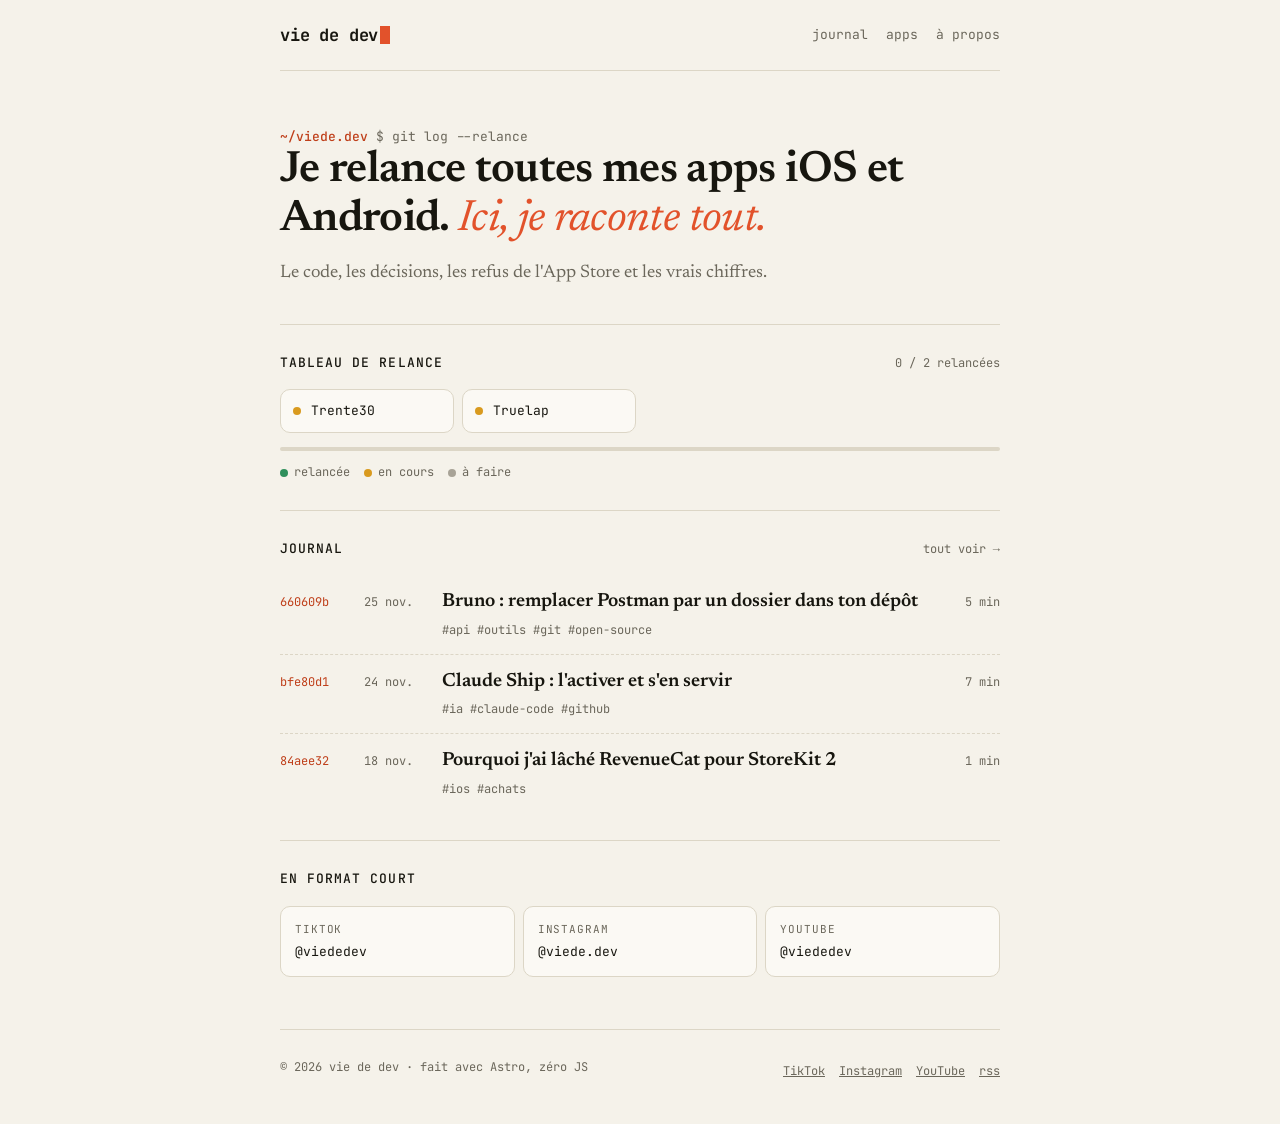
<file: index.html>
<!DOCTYPE html><html lang="fr"><head><meta charset="utf-8"><meta name="viewport" content="width=device-width, initial-scale=1"><title>Vie de Dev – je relance mes apps iOS et Android</title><meta name="description" content="Je relance toutes mes apps iOS et Android et je raconte tout : le code, les décisions, les refus de l'App Store et les vrais chiffres."><link rel="canonical" href="https://viede.dev/"><meta name="color-scheme" content="light dark"><meta name="theme-color" content="#F5F2EA" media="(prefers-color-scheme: light)"><meta name="theme-color" content="#13120E" media="(prefers-color-scheme: dark)"><meta property="og:title" content="Vie de Dev – je relance mes apps iOS et Android"><meta property="og:description" content="Je relance toutes mes apps iOS et Android et je raconte tout : le code, les décisions, les refus de l'App Store et les vrais chiffres."><meta property="og:url" content="https://viede.dev/"><meta property="og:type" content="website"><meta property="og:site_name" content="Vie de Dev"><meta property="og:locale" content="fr_FR"><meta property="og:image" content="https://viede.dev/og/default.png"><meta property="og:image:width" content="1200"><meta property="og:image:height" content="630"><meta property="og:image:alt" content="Vie de Dev : je relance mes apps iOS et Android"><meta name="twitter:card" content="summary_large_image"><link rel="alternate" type="application/rss+xml" title="Vie de Dev" href="/rss.xml"><link rel="icon" href="/favicon.svg" type="image/svg+xml"><link rel="stylesheet" href="/_astro/Base.xOoV3n0S.css"></head><body><a class="skip" href="#contenu">Aller au contenu</a><div class="site"><header class="nav"><a class="logo" href="/" aria-label="vie de dev, accueil">vie de dev<span class="cur" aria-hidden="true"></span></a><nav aria-label="Navigation principale"><ul><li><a href="/journal/">journal</a></li><li><a href="/apps/">apps</a></li><li><a href="/a-propos/">à propos</a></li></ul></nav></header><main id="contenu"><section class="hero"><p class="prompt"><b>~/viede.dev</b> $ git log --relance</p><h1>Je relance toutes mes apps iOS et Android. <em>Ici, je raconte tout.</em></h1><p>Le code, les décisions, les refus de l'App Store et les vrais chiffres.</p></section><section class="sec" aria-labelledby="relance"><div class="sec-h"><h2 id="relance">Tableau de relance</h2><span>0 / 2 relancées</span></div><ul class="board"><li><a href="/apps/trente30/"><i class="st en-cours" aria-hidden="true"></i>Trente30<span class="visually-hidden">(en cours)</span></a></li><li><a href="/apps/truelap/"><i class="st en-cours" aria-hidden="true"></i>Truelap<span class="visually-hidden">(en cours)</span></a></li></ul><div class="progress" role="img" aria-label="0 % des apps relancées"><i style="width:0%"></i></div><ul class="legend" aria-label="Légende"><li><i class="st relancee" aria-hidden="true"></i>relancée</li><li><i class="st en-cours" aria-hidden="true"></i>en cours</li><li><i class="st a-faire" aria-hidden="true"></i>à faire</li></ul></section><section class="sec" aria-labelledby="journal"><div class="sec-h"><h2 id="journal">Journal</h2><a href="/journal/">tout voir →</a></div><ul class="log"><li><span class="hash">660609b</span><time class="date" datetime="2026-11-25">25 nov.</time><div class="entry"><a href="/journal/bruno/">Bruno : remplacer Postman par un dossier dans ton dépôt</a><span class="tags">#api #outils #git #open-source</span></div><span class="read">5 min</span></li><li><span class="hash">bfe80d1</span><time class="date" datetime="2026-11-24">24 nov.</time><div class="entry"><a href="/journal/claude-ship/">Claude Ship : l&#39;activer et s&#39;en servir</a><span class="tags">#ia #claude-code #github</span></div><span class="read">7 min</span></li><li><span class="hash">84aee32</span><time class="date" datetime="2026-11-18">18 nov.</time><div class="entry"><a href="/journal/revenuecat-storekit-2/">Pourquoi j&#39;ai lâché RevenueCat pour StoreKit 2</a><span class="tags">#ios #achats</span></div><span class="read">1 min</span></li></ul></section><section class="sec" aria-labelledby="court"><div class="sec-h"><h2 id="court">En format court</h2></div><ul class="social"><li><a href="https://www.tiktok.com/@viededev" rel="me"><small>TikTok</small>@viededev</a></li><li><a href="https://www.instagram.com/viede.dev/" rel="me"><small>Instagram</small>@viede.dev</a></li><li><a href="https://www.youtube.com/@viededev" rel="me"><small>YouTube</small>@viededev</a></li></ul></section></main><footer class="foot"><span>© 2026 vie de dev · fait avec Astro, zéro JS</span><ul aria-label="Réseaux"><li><a href="https://www.tiktok.com/@viededev" rel="me">TikTok</a></li><li><a href="https://www.instagram.com/viede.dev/" rel="me">Instagram</a></li><li><a href="https://www.youtube.com/@viededev" rel="me">YouTube</a></li><li><a href="/rss.xml">rss</a></li></ul></footer></div></body></html>
</file>
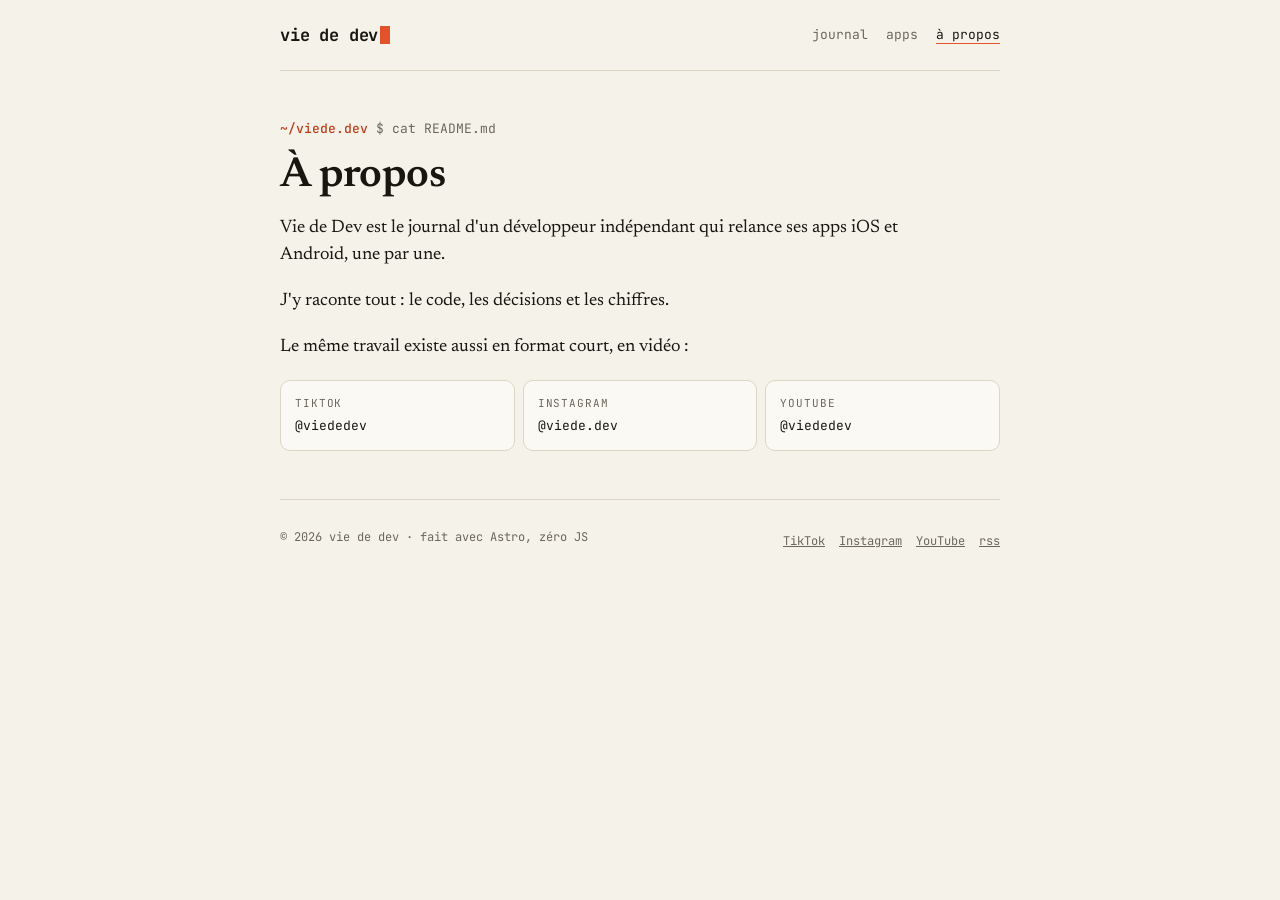
<file: a-propos/index.html>
<!DOCTYPE html><html lang="fr"><head><meta charset="utf-8"><meta name="viewport" content="width=device-width, initial-scale=1"><title>À propos – Vie de Dev</title><meta name="description" content="Vie de Dev, le journal d'un développeur indépendant qui relance ses apps iOS et Android."><link rel="canonical" href="https://viede.dev/a-propos/"><meta name="color-scheme" content="light dark"><meta name="theme-color" content="#F5F2EA" media="(prefers-color-scheme: light)"><meta name="theme-color" content="#13120E" media="(prefers-color-scheme: dark)"><meta property="og:title" content="À propos – Vie de Dev"><meta property="og:description" content="Vie de Dev, le journal d'un développeur indépendant qui relance ses apps iOS et Android."><meta property="og:url" content="https://viede.dev/a-propos/"><meta property="og:type" content="website"><meta property="og:site_name" content="Vie de Dev"><meta property="og:locale" content="fr_FR"><meta property="og:image" content="https://viede.dev/og/default.png"><meta property="og:image:width" content="1200"><meta property="og:image:height" content="630"><meta property="og:image:alt" content="Vie de Dev : je relance mes apps iOS et Android"><meta name="twitter:card" content="summary_large_image"><link rel="alternate" type="application/rss+xml" title="Vie de Dev" href="/rss.xml"><link rel="icon" href="/favicon.svg" type="image/svg+xml"><link rel="stylesheet" href="/_astro/Base.xOoV3n0S.css"></head><body><a class="skip" href="#contenu">Aller au contenu</a><div class="site"><header class="nav"><a class="logo" href="/" aria-label="vie de dev, accueil">vie de dev<span class="cur" aria-hidden="true"></span></a><nav aria-label="Navigation principale"><ul><li><a href="/journal/">journal</a></li><li><a href="/apps/">apps</a></li><li><a href="/a-propos/" aria-current="page">à propos</a></li></ul></nav></header><main id="contenu"><div class="page"><p class="prompt"><b>~/viede.dev</b> $ cat README.md</p><h1>À propos</h1><div class="prose"><p>Vie de Dev est le journal d'un développeur indépendant qui relance ses apps iOS et Android, une par une.</p><p>J'y raconte tout : le code, les décisions et les chiffres.</p><p>Le même travail existe aussi en format court, en vidéo :</p></div><ul class="social"><li><a href="https://www.tiktok.com/@viededev" rel="me"><small>TikTok</small>@viededev</a></li><li><a href="https://www.instagram.com/viede.dev/" rel="me"><small>Instagram</small>@viede.dev</a></li><li><a href="https://www.youtube.com/@viededev" rel="me"><small>YouTube</small>@viededev</a></li></ul></div></main><footer class="foot"><span>© 2026 vie de dev · fait avec Astro, zéro JS</span><ul aria-label="Réseaux"><li><a href="https://www.tiktok.com/@viededev" rel="me">TikTok</a></li><li><a href="https://www.instagram.com/viede.dev/" rel="me">Instagram</a></li><li><a href="https://www.youtube.com/@viededev" rel="me">YouTube</a></li><li><a href="/rss.xml">rss</a></li></ul></footer></div></body></html>
</file>
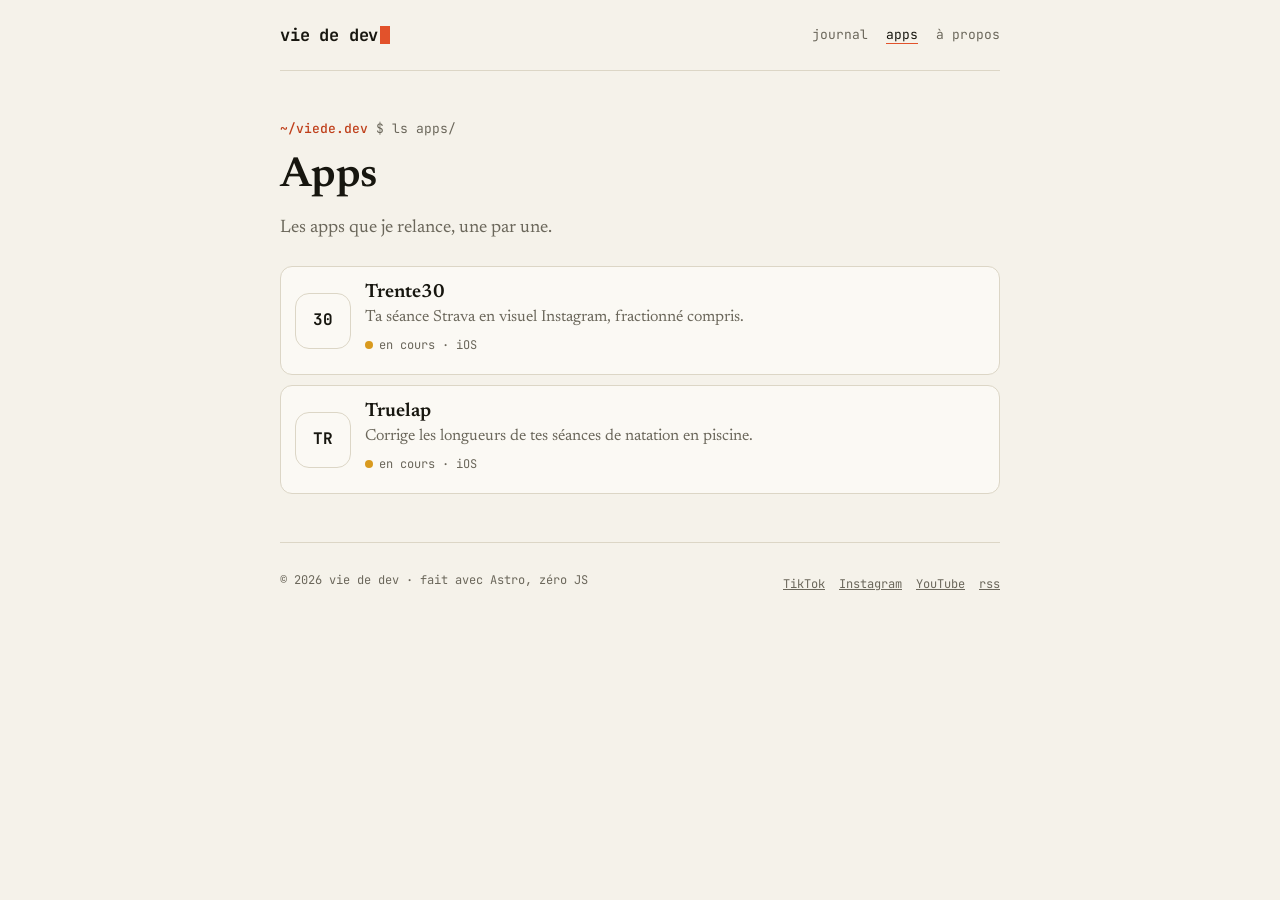
<file: apps/index.html>
<!DOCTYPE html><html lang="fr"><head><meta charset="utf-8"><meta name="viewport" content="width=device-width, initial-scale=1"><title>Apps – Vie de Dev</title><meta name="description" content="Les apps iOS et Android relancées une par une, avec leur statut."><link rel="canonical" href="https://viede.dev/apps/"><meta name="color-scheme" content="light dark"><meta name="theme-color" content="#F5F2EA" media="(prefers-color-scheme: light)"><meta name="theme-color" content="#13120E" media="(prefers-color-scheme: dark)"><meta property="og:title" content="Apps – Vie de Dev"><meta property="og:description" content="Les apps iOS et Android relancées une par une, avec leur statut."><meta property="og:url" content="https://viede.dev/apps/"><meta property="og:type" content="website"><meta property="og:site_name" content="Vie de Dev"><meta property="og:locale" content="fr_FR"><meta property="og:image" content="https://viede.dev/og/default.png"><meta property="og:image:width" content="1200"><meta property="og:image:height" content="630"><meta property="og:image:alt" content="Vie de Dev : je relance mes apps iOS et Android"><meta name="twitter:card" content="summary_large_image"><link rel="alternate" type="application/rss+xml" title="Vie de Dev" href="/rss.xml"><link rel="icon" href="/favicon.svg" type="image/svg+xml"><link rel="stylesheet" href="/_astro/Base.xOoV3n0S.css"></head><body><a class="skip" href="#contenu">Aller au contenu</a><div class="site"><header class="nav"><a class="logo" href="/" aria-label="vie de dev, accueil">vie de dev<span class="cur" aria-hidden="true"></span></a><nav aria-label="Navigation principale"><ul><li><a href="/journal/">journal</a></li><li><a href="/apps/" aria-current="page">apps</a></li><li><a href="/a-propos/">à propos</a></li></ul></nav></header><main id="contenu"><div class="page"><p class="prompt"><b>~/viede.dev</b> $ ls apps/</p><h1>Apps</h1><p class="lead">Les apps que je relance, une par une.</p><ul class="applist"><li><a href="/apps/trente30/"><span class="icon" aria-hidden="true">30</span><span class="body"><strong>Trente30</strong><small>Ta séance Strava en visuel Instagram, fractionné compris.</small><span class="pill"><i class="st en-cours" aria-hidden="true"></i>en cours · iOS</span></span></a></li><li><a href="/apps/truelap/"><span class="icon" aria-hidden="true">TR</span><span class="body"><strong>Truelap</strong><small>Corrige les longueurs de tes séances de natation en piscine.</small><span class="pill"><i class="st en-cours" aria-hidden="true"></i>en cours · iOS</span></span></a></li></ul></div></main><footer class="foot"><span>© 2026 vie de dev · fait avec Astro, zéro JS</span><ul aria-label="Réseaux"><li><a href="https://www.tiktok.com/@viededev" rel="me">TikTok</a></li><li><a href="https://www.instagram.com/viede.dev/" rel="me">Instagram</a></li><li><a href="https://www.youtube.com/@viededev" rel="me">YouTube</a></li><li><a href="/rss.xml">rss</a></li></ul></footer></div></body></html>
</file>
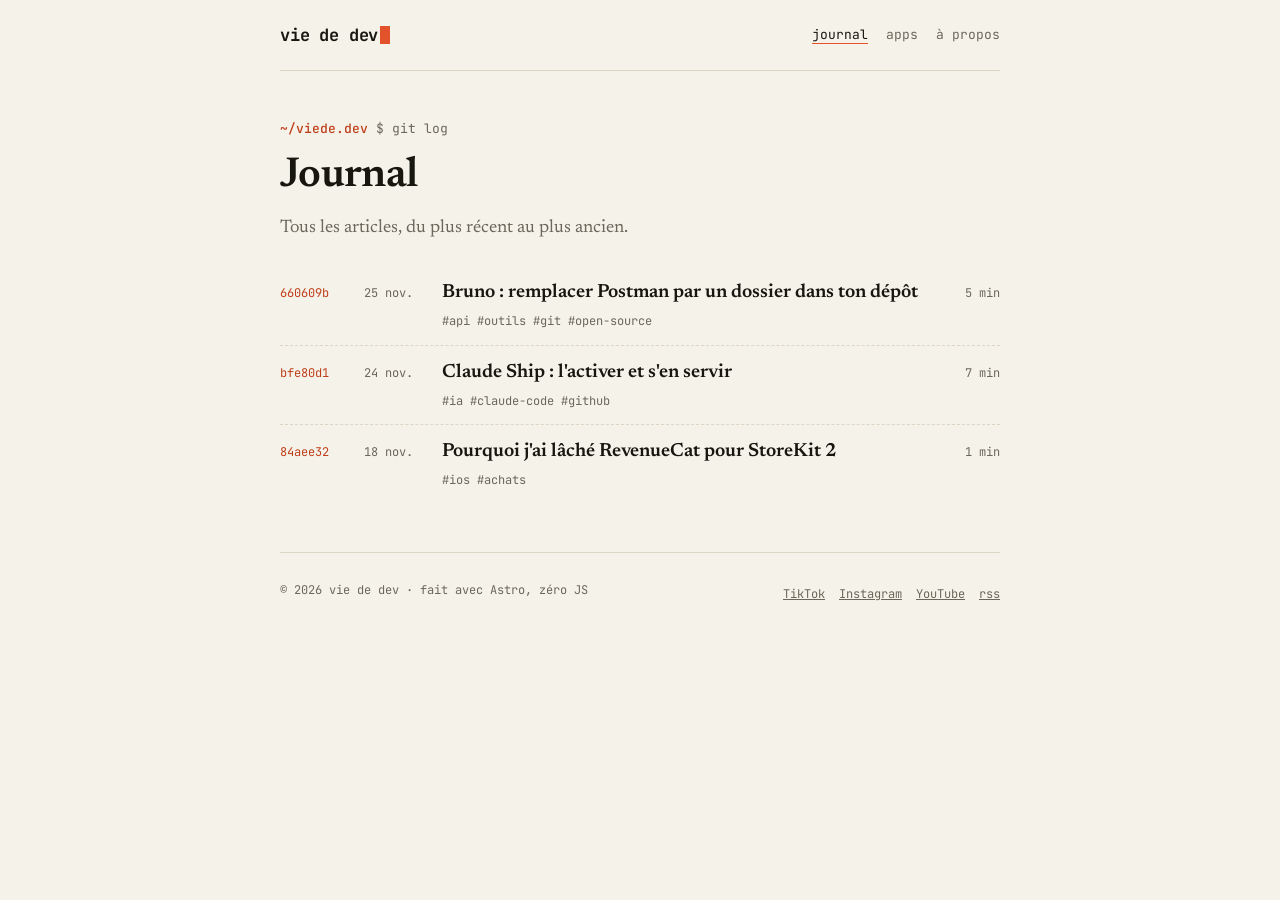
<file: journal/index.html>
<!DOCTYPE html><html lang="fr"><head><meta charset="utf-8"><meta name="viewport" content="width=device-width, initial-scale=1"><title>Journal – Vie de Dev</title><meta name="description" content="Tous les articles de Vie de Dev, du plus récent au plus ancien."><link rel="canonical" href="https://viede.dev/journal/"><meta name="color-scheme" content="light dark"><meta name="theme-color" content="#F5F2EA" media="(prefers-color-scheme: light)"><meta name="theme-color" content="#13120E" media="(prefers-color-scheme: dark)"><meta property="og:title" content="Journal – Vie de Dev"><meta property="og:description" content="Tous les articles de Vie de Dev, du plus récent au plus ancien."><meta property="og:url" content="https://viede.dev/journal/"><meta property="og:type" content="website"><meta property="og:site_name" content="Vie de Dev"><meta property="og:locale" content="fr_FR"><meta property="og:image" content="https://viede.dev/og/default.png"><meta property="og:image:width" content="1200"><meta property="og:image:height" content="630"><meta property="og:image:alt" content="Vie de Dev : je relance mes apps iOS et Android"><meta name="twitter:card" content="summary_large_image"><link rel="alternate" type="application/rss+xml" title="Vie de Dev" href="/rss.xml"><link rel="icon" href="/favicon.svg" type="image/svg+xml"><link rel="stylesheet" href="/_astro/Base.xOoV3n0S.css"></head><body><a class="skip" href="#contenu">Aller au contenu</a><div class="site"><header class="nav"><a class="logo" href="/" aria-label="vie de dev, accueil">vie de dev<span class="cur" aria-hidden="true"></span></a><nav aria-label="Navigation principale"><ul><li><a href="/journal/" aria-current="page">journal</a></li><li><a href="/apps/">apps</a></li><li><a href="/a-propos/">à propos</a></li></ul></nav></header><main id="contenu"><div class="page"><p class="prompt"><b>~/viede.dev</b> $ git log</p><h1>Journal</h1><p class="lead">Tous les articles, du plus récent au plus ancien.</p><ul class="log"><li><span class="hash">660609b</span><time class="date" datetime="2026-11-25">25 nov.</time><div class="entry"><a href="/journal/bruno/">Bruno : remplacer Postman par un dossier dans ton dépôt</a><span class="tags">#api #outils #git #open-source</span></div><span class="read">5 min</span></li><li><span class="hash">bfe80d1</span><time class="date" datetime="2026-11-24">24 nov.</time><div class="entry"><a href="/journal/claude-ship/">Claude Ship : l&#39;activer et s&#39;en servir</a><span class="tags">#ia #claude-code #github</span></div><span class="read">7 min</span></li><li><span class="hash">84aee32</span><time class="date" datetime="2026-11-18">18 nov.</time><div class="entry"><a href="/journal/revenuecat-storekit-2/">Pourquoi j&#39;ai lâché RevenueCat pour StoreKit 2</a><span class="tags">#ios #achats</span></div><span class="read">1 min</span></li></ul></div></main><footer class="foot"><span>© 2026 vie de dev · fait avec Astro, zéro JS</span><ul aria-label="Réseaux"><li><a href="https://www.tiktok.com/@viededev" rel="me">TikTok</a></li><li><a href="https://www.instagram.com/viede.dev/" rel="me">Instagram</a></li><li><a href="https://www.youtube.com/@viededev" rel="me">YouTube</a></li><li><a href="/rss.xml">rss</a></li></ul></footer></div></body></html>
</file>
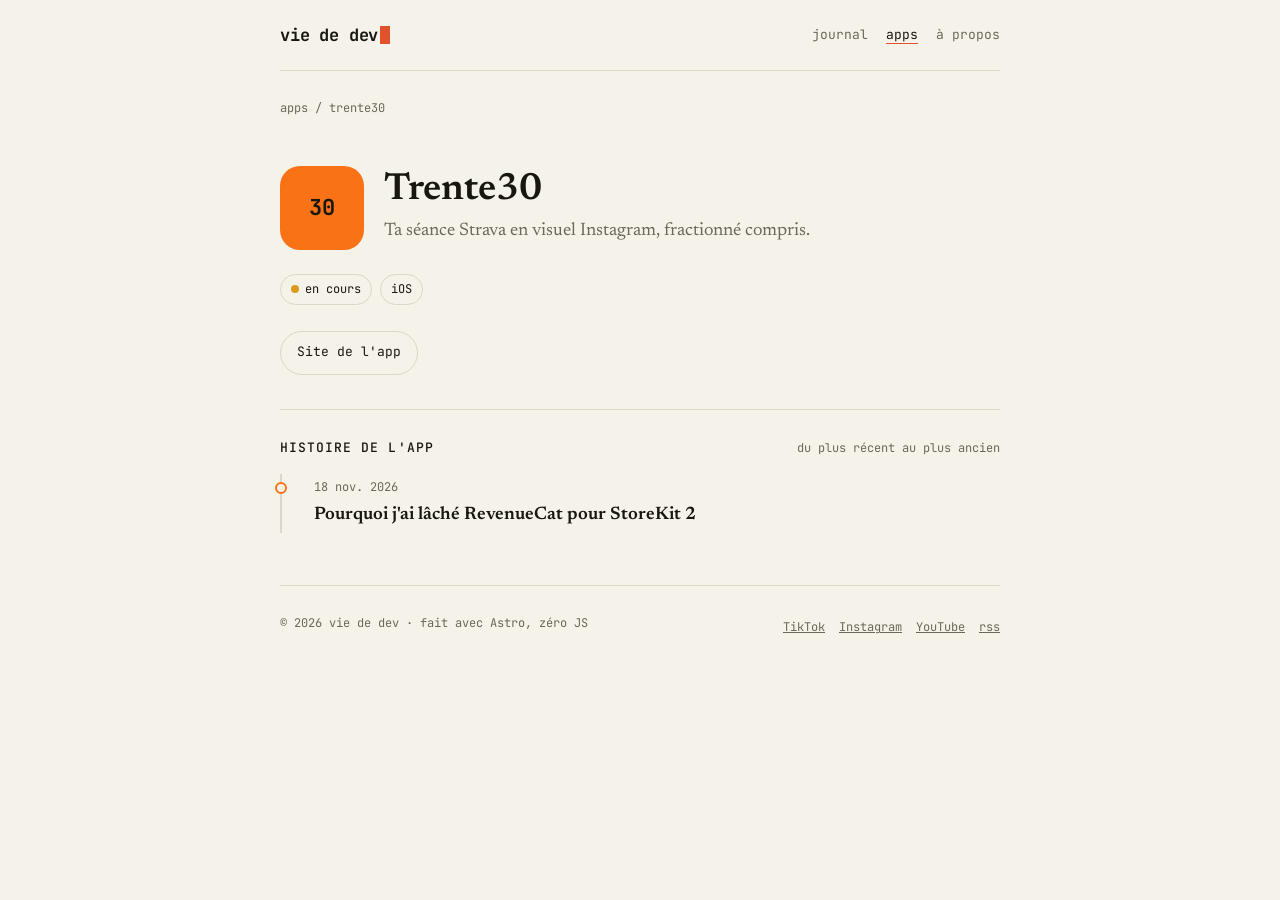
<file: apps/trente30/index.html>
<!DOCTYPE html><html lang="fr"><head><meta charset="utf-8"><meta name="viewport" content="width=device-width, initial-scale=1"><title>Trente30 – Vie de Dev</title><meta name="description" content="Ta séance Strava en visuel Instagram, fractionné compris."><link rel="canonical" href="https://viede.dev/apps/trente30/"><meta name="color-scheme" content="light dark"><meta name="theme-color" content="#F5F2EA" media="(prefers-color-scheme: light)"><meta name="theme-color" content="#13120E" media="(prefers-color-scheme: dark)"><meta property="og:title" content="Trente30 – Vie de Dev"><meta property="og:description" content="Ta séance Strava en visuel Instagram, fractionné compris."><meta property="og:url" content="https://viede.dev/apps/trente30/"><meta property="og:type" content="website"><meta property="og:site_name" content="Vie de Dev"><meta property="og:locale" content="fr_FR"><meta property="og:image" content="https://viede.dev/og/default.png"><meta property="og:image:width" content="1200"><meta property="og:image:height" content="630"><meta property="og:image:alt" content="Vie de Dev : je relance mes apps iOS et Android"><meta name="twitter:card" content="summary_large_image"><link rel="alternate" type="application/rss+xml" title="Vie de Dev" href="/rss.xml"><link rel="icon" href="/favicon.svg" type="image/svg+xml"><link rel="stylesheet" href="/_astro/Base.xOoV3n0S.css"></head><body><a class="skip" href="#contenu">Aller au contenu</a><div class="site"><header class="nav"><a class="logo" href="/" aria-label="vie de dev, accueil">vie de dev<span class="cur" aria-hidden="true"></span></a><nav aria-label="Navigation principale"><ul><li><a href="/journal/">journal</a></li><li><a href="/apps/" aria-current="page">apps</a></li><li><a href="/a-propos/">à propos</a></li></ul></nav></header><main id="contenu" class="app-color" style="--app:#f97316;--app-ink:#17160F"><nav class="crumbs app-crumbs" aria-label="Fil d'ariane"><a href="/apps/">apps</a> / trente30</nav><header class="apphead"><span class="icon" style="background:#f97316;color:#17160F" aria-hidden="true">30</span><div><h1>Trente30</h1><p>Ta séance Strava en visuel Instagram, fractionné compris.</p></div></header><ul class="badges"><li class="pill"><i class="st en-cours" aria-hidden="true"></i>en cours</li><li class="pill">iOS</li></ul><div class="actions"><a class="btn ghost" href="https://trente30.tecknologiks.com">Site de l'app</a></div><section class="sec" aria-labelledby="histoire"><div class="sec-h"><h2 id="histoire">Histoire de l'app</h2><span>du plus récent au plus ancien</span></div><ul class="timeline"><li><time class="when" datetime="2026-11-18">18 nov. 2026</time><a href="/journal/revenuecat-storekit-2/">Pourquoi j&#39;ai lâché RevenueCat pour StoreKit 2</a></li></ul></section></main><footer class="foot"><span>© 2026 vie de dev · fait avec Astro, zéro JS</span><ul aria-label="Réseaux"><li><a href="https://www.tiktok.com/@viededev" rel="me">TikTok</a></li><li><a href="https://www.instagram.com/viede.dev/" rel="me">Instagram</a></li><li><a href="https://www.youtube.com/@viededev" rel="me">YouTube</a></li><li><a href="/rss.xml">rss</a></li></ul></footer></div></body></html>
</file>
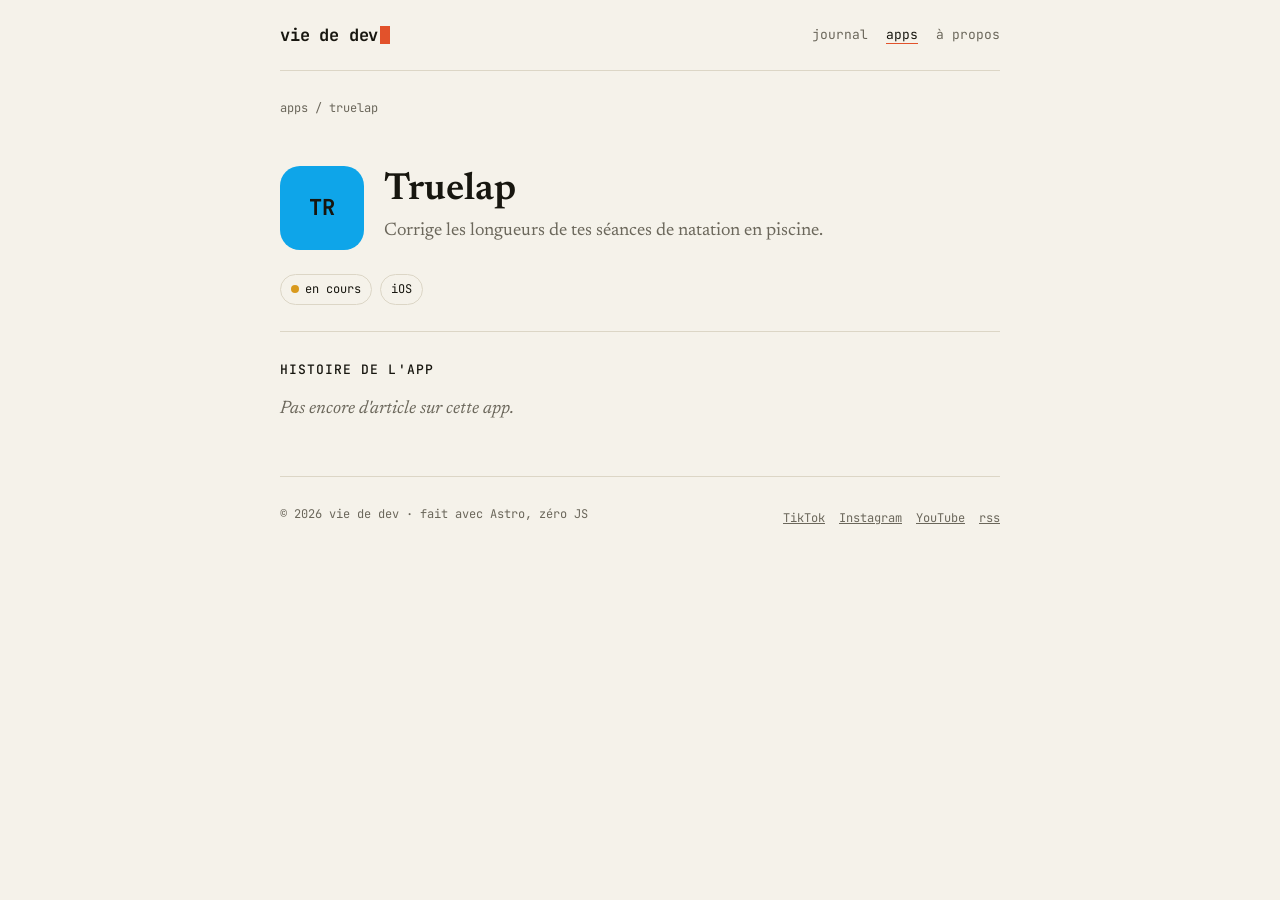
<file: apps/truelap/index.html>
<!DOCTYPE html><html lang="fr"><head><meta charset="utf-8"><meta name="viewport" content="width=device-width, initial-scale=1"><title>Truelap – Vie de Dev</title><meta name="description" content="Corrige les longueurs de tes séances de natation en piscine."><link rel="canonical" href="https://viede.dev/apps/truelap/"><meta name="color-scheme" content="light dark"><meta name="theme-color" content="#F5F2EA" media="(prefers-color-scheme: light)"><meta name="theme-color" content="#13120E" media="(prefers-color-scheme: dark)"><meta property="og:title" content="Truelap – Vie de Dev"><meta property="og:description" content="Corrige les longueurs de tes séances de natation en piscine."><meta property="og:url" content="https://viede.dev/apps/truelap/"><meta property="og:type" content="website"><meta property="og:site_name" content="Vie de Dev"><meta property="og:locale" content="fr_FR"><meta property="og:image" content="https://viede.dev/og/default.png"><meta property="og:image:width" content="1200"><meta property="og:image:height" content="630"><meta property="og:image:alt" content="Vie de Dev : je relance mes apps iOS et Android"><meta name="twitter:card" content="summary_large_image"><link rel="alternate" type="application/rss+xml" title="Vie de Dev" href="/rss.xml"><link rel="icon" href="/favicon.svg" type="image/svg+xml"><link rel="stylesheet" href="/_astro/Base.xOoV3n0S.css"></head><body><a class="skip" href="#contenu">Aller au contenu</a><div class="site"><header class="nav"><a class="logo" href="/" aria-label="vie de dev, accueil">vie de dev<span class="cur" aria-hidden="true"></span></a><nav aria-label="Navigation principale"><ul><li><a href="/journal/">journal</a></li><li><a href="/apps/" aria-current="page">apps</a></li><li><a href="/a-propos/">à propos</a></li></ul></nav></header><main id="contenu" class="app-color" style="--app:#0ea5e9;--app-ink:#17160F"><nav class="crumbs app-crumbs" aria-label="Fil d'ariane"><a href="/apps/">apps</a> / truelap</nav><header class="apphead"><span class="icon" style="background:#0ea5e9;color:#17160F" aria-hidden="true">TR</span><div><h1>Truelap</h1><p>Corrige les longueurs de tes séances de natation en piscine.</p></div></header><ul class="badges"><li class="pill"><i class="st en-cours" aria-hidden="true"></i>en cours</li><li class="pill">iOS</li></ul><section class="sec" aria-labelledby="histoire"><div class="sec-h"><h2 id="histoire">Histoire de l'app</h2></div><p class="empty">Pas encore d'article sur cette app.</p></section></main><footer class="foot"><span>© 2026 vie de dev · fait avec Astro, zéro JS</span><ul aria-label="Réseaux"><li><a href="https://www.tiktok.com/@viededev" rel="me">TikTok</a></li><li><a href="https://www.instagram.com/viede.dev/" rel="me">Instagram</a></li><li><a href="https://www.youtube.com/@viededev" rel="me">YouTube</a></li><li><a href="/rss.xml">rss</a></li></ul></footer></div></body></html>
</file>
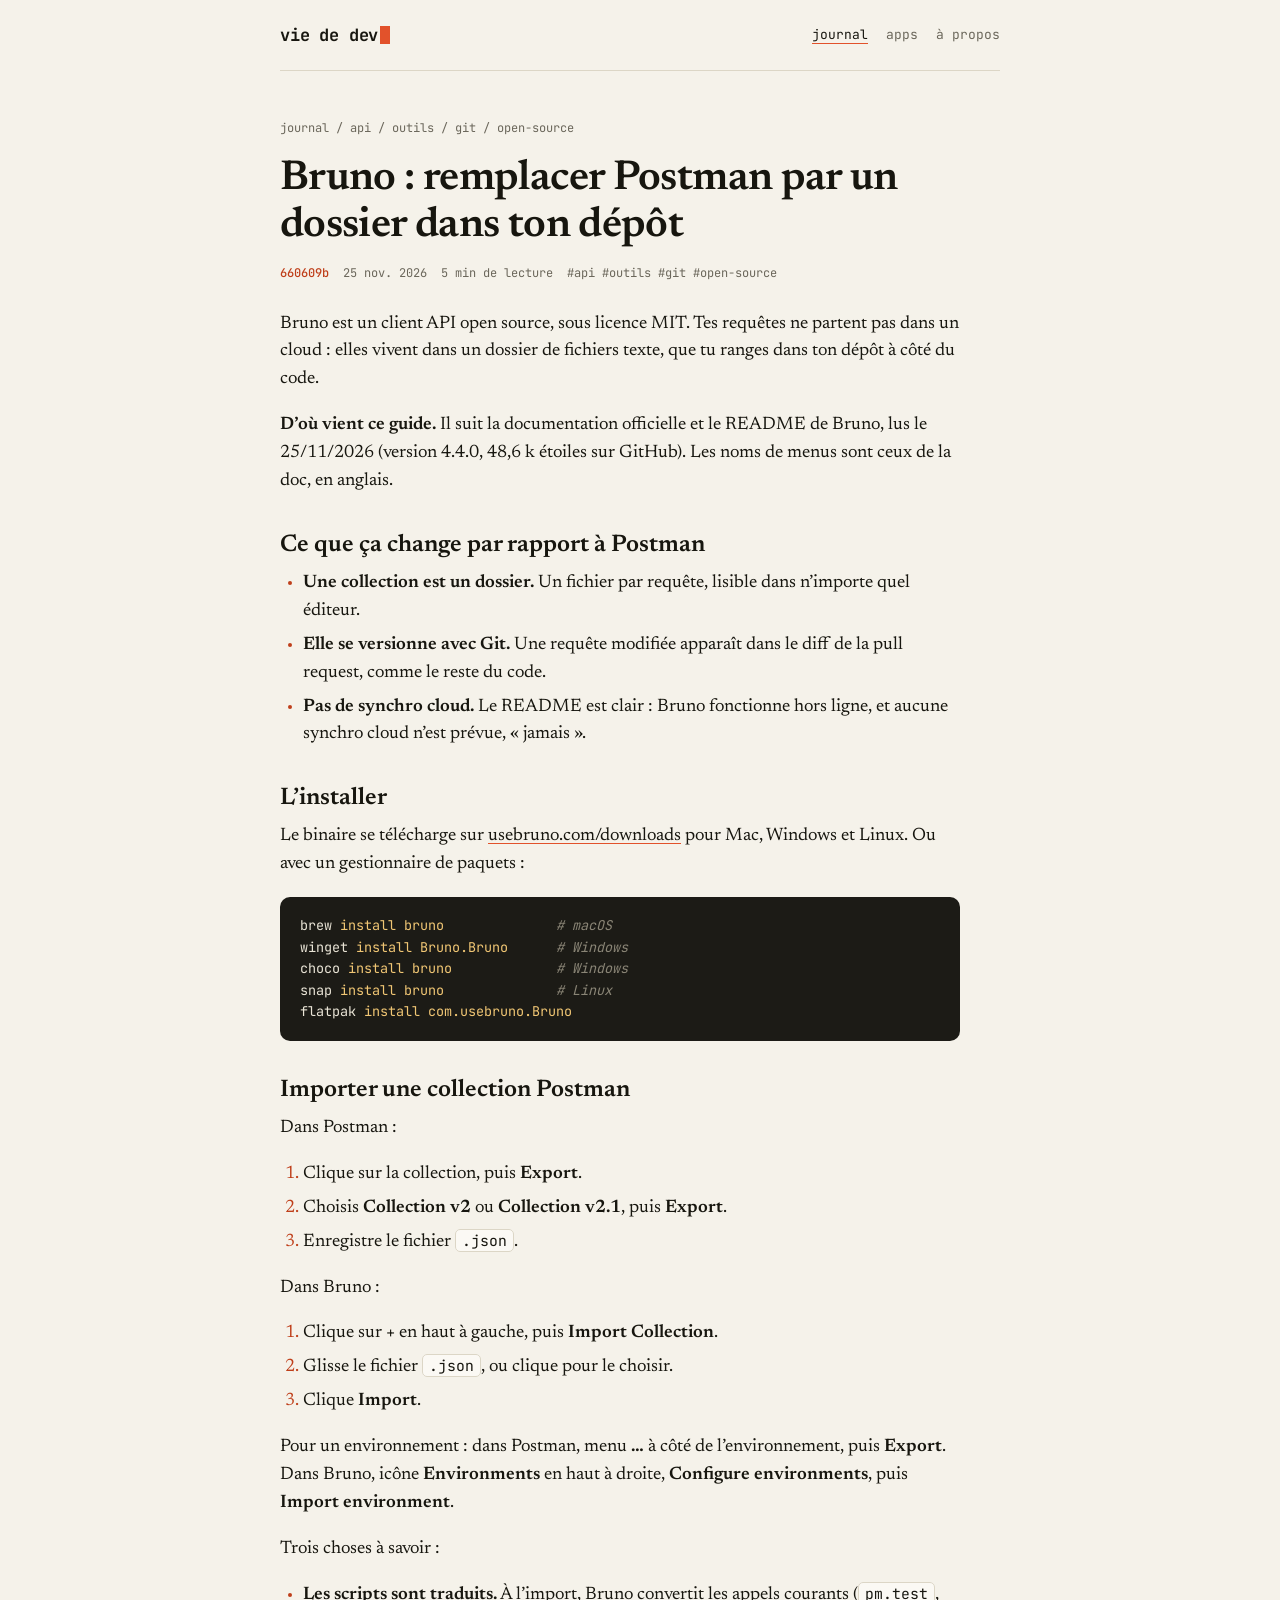
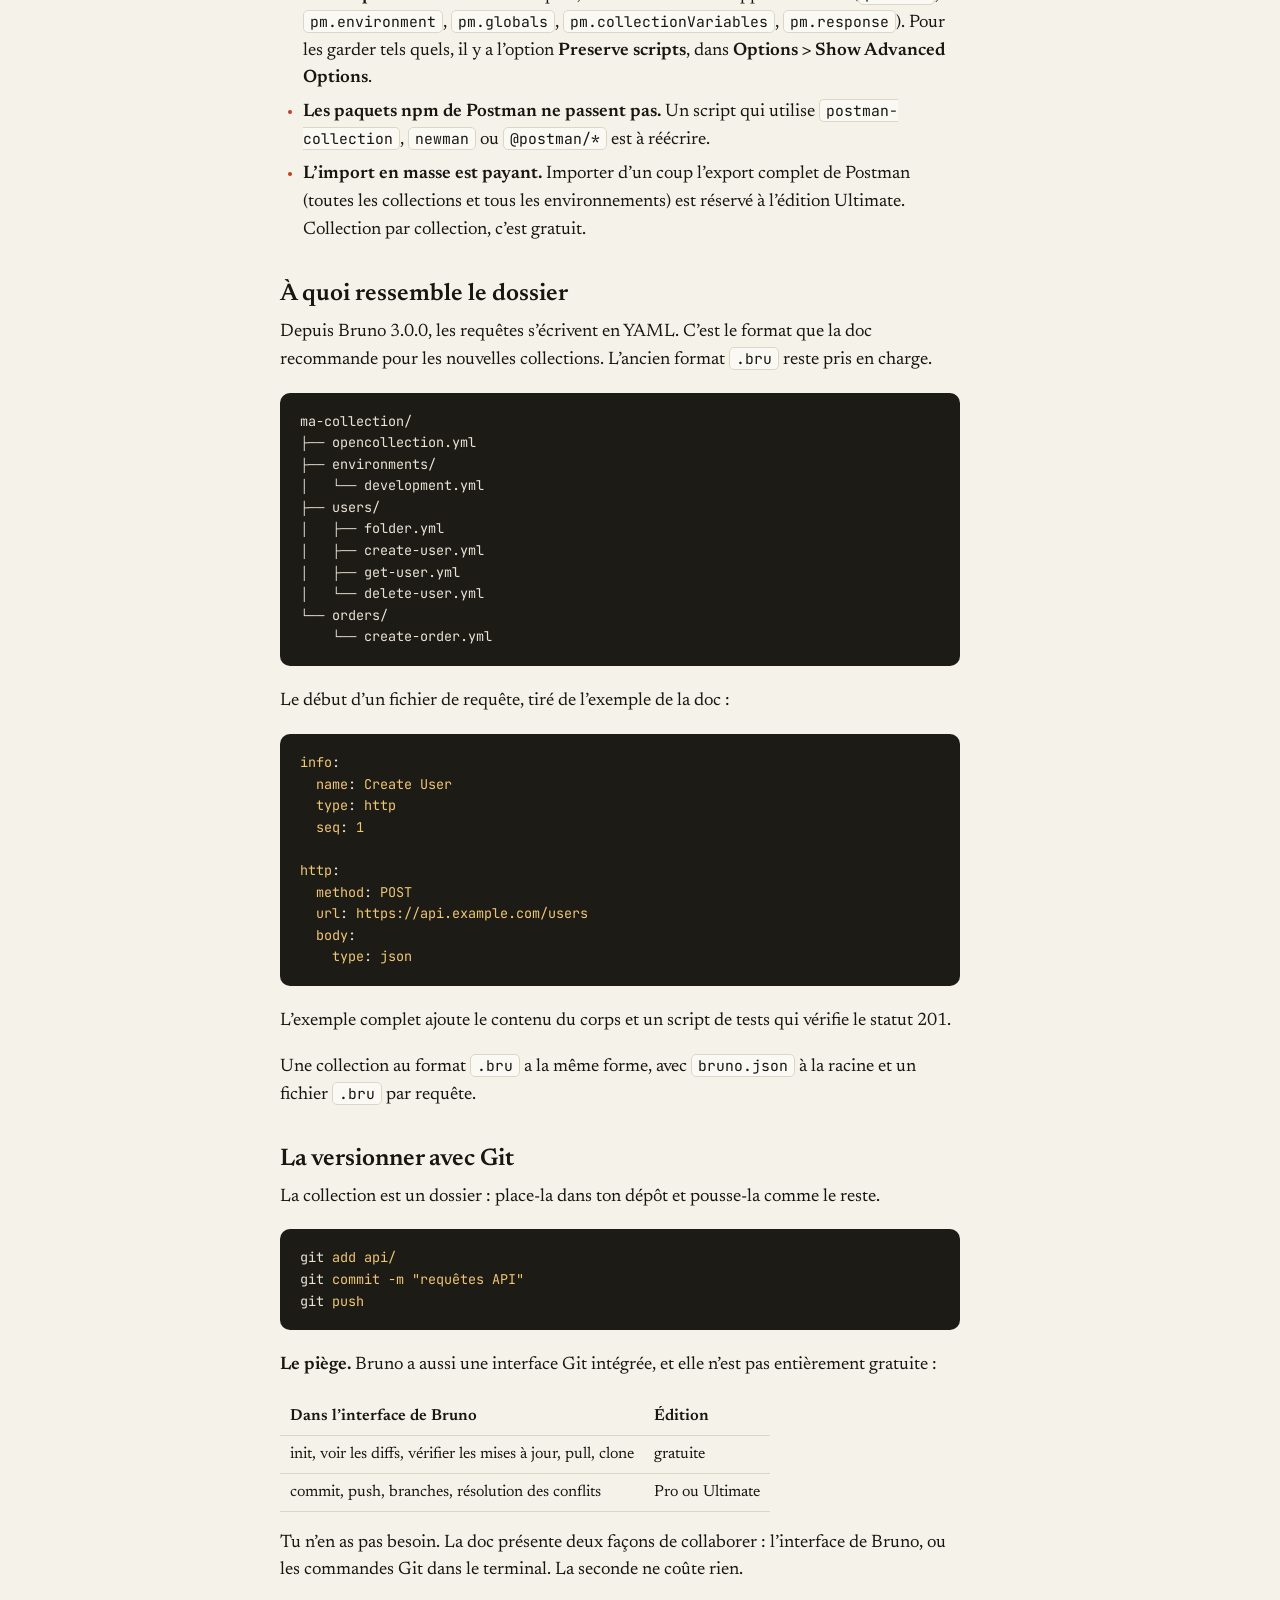
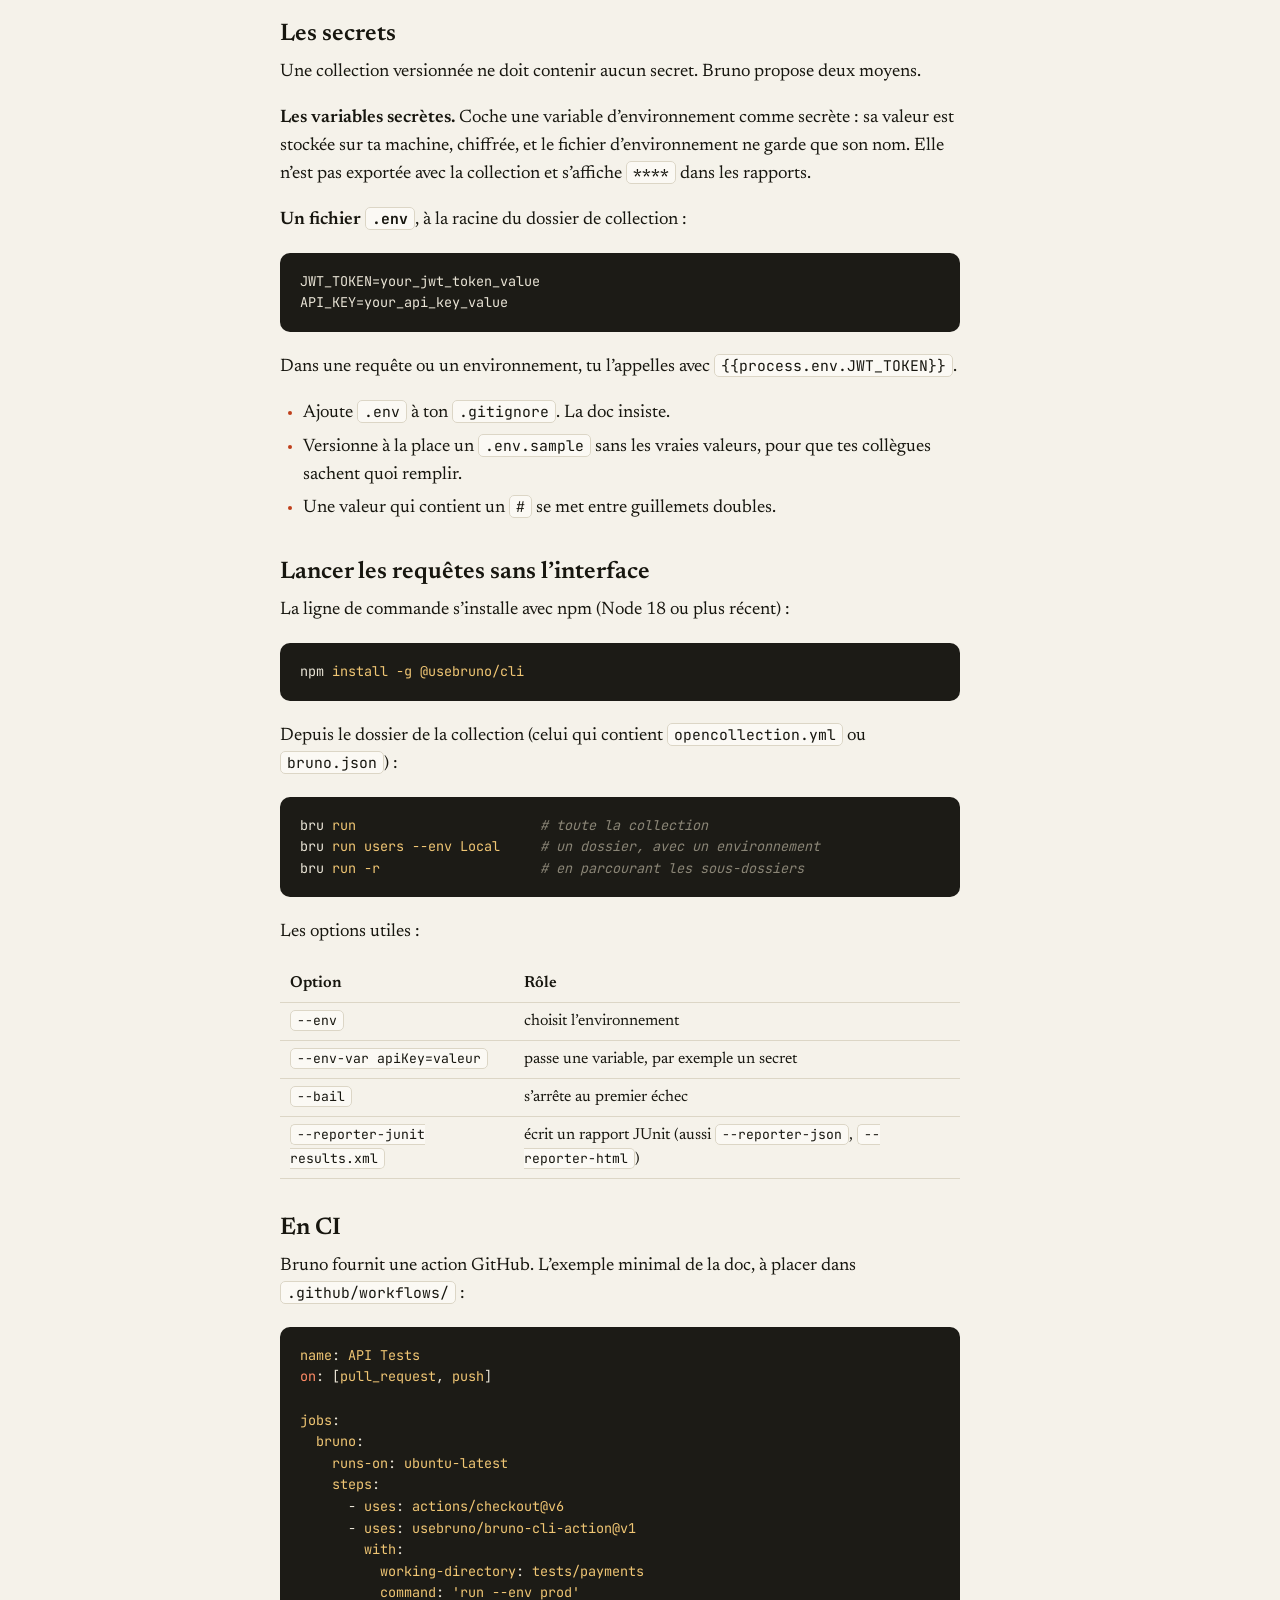
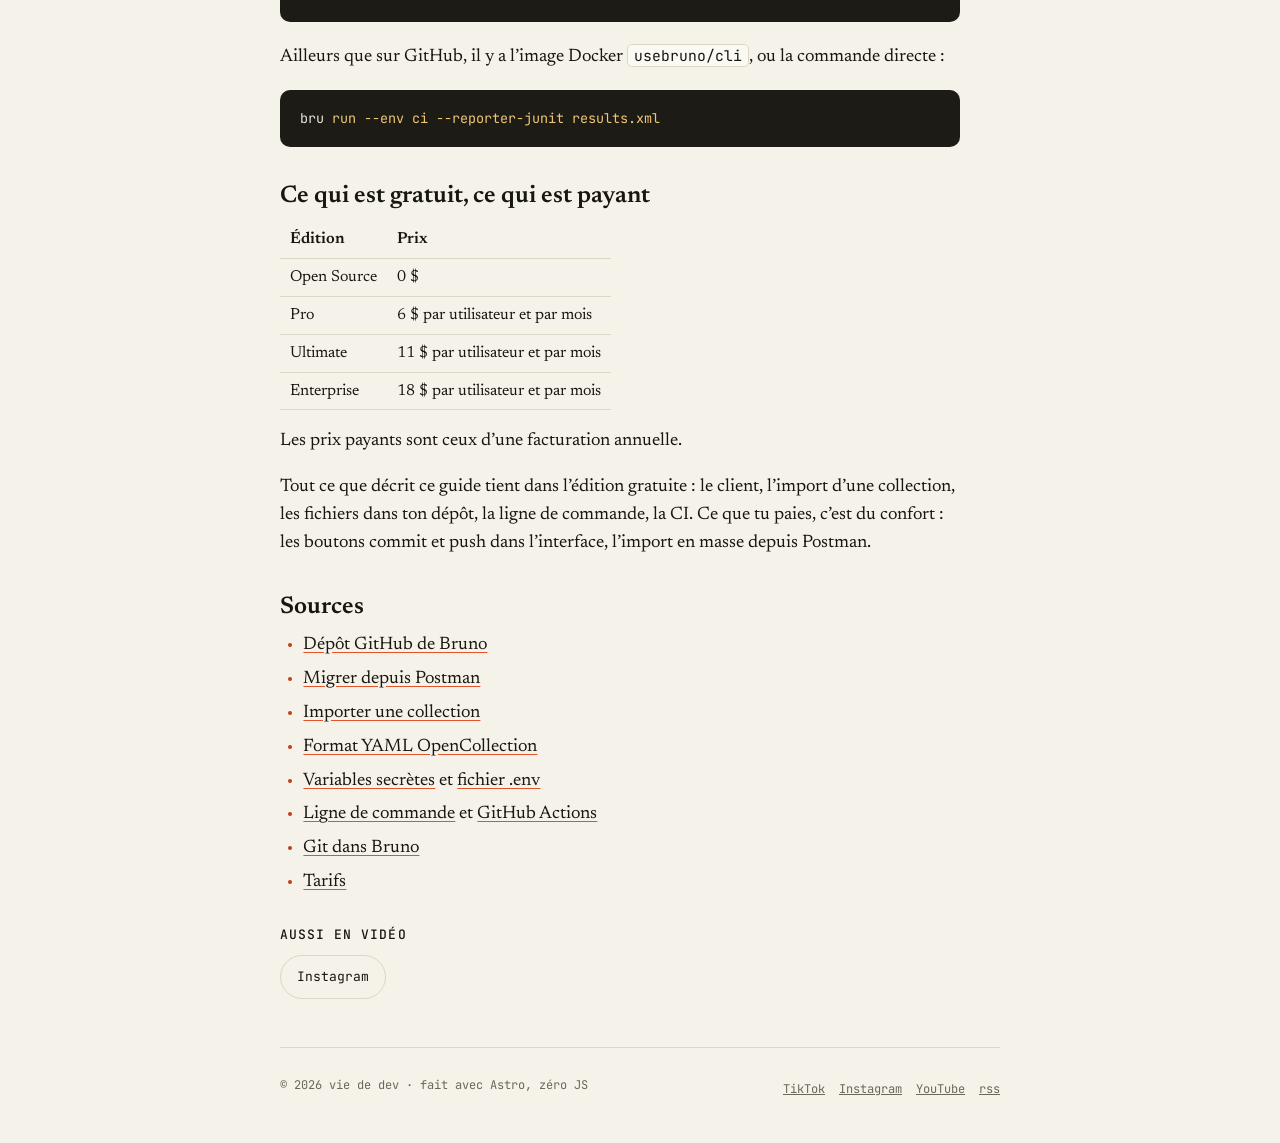
<file: journal/bruno/index.html>
<!DOCTYPE html><html lang="fr"><head><meta charset="utf-8"><meta name="viewport" content="width=device-width, initial-scale=1"><title>Bruno : remplacer Postman par un dossier dans ton dépôt – Vie de Dev</title><meta name="description" content="Bruno est un client API open source qui range tes requêtes dans un dossier de fichiers texte. Comment l'installer, importer tes collections Postman, les versionner avec Git et les lancer en CI."><link rel="canonical" href="https://viede.dev/journal/bruno/"><meta name="color-scheme" content="light dark"><meta name="theme-color" content="#F5F2EA" media="(prefers-color-scheme: light)"><meta name="theme-color" content="#13120E" media="(prefers-color-scheme: dark)"><meta property="og:title" content="Bruno : remplacer Postman par un dossier dans ton dépôt – Vie de Dev"><meta property="og:description" content="Bruno est un client API open source qui range tes requêtes dans un dossier de fichiers texte. Comment l'installer, importer tes collections Postman, les versionner avec Git et les lancer en CI."><meta property="og:url" content="https://viede.dev/journal/bruno/"><meta property="og:type" content="article"><meta property="og:site_name" content="Vie de Dev"><meta property="og:locale" content="fr_FR"><meta property="article:published_time" content="2026-11-25T00:00:00.000Z"><meta property="og:image" content="https://viede.dev/og/bruno.png"><meta property="og:image:width" content="1200"><meta property="og:image:height" content="630"><meta property="og:image:alt" content="Image de partage : Bruno : remplacer Postman par un dossier dans ton dépôt"><meta name="twitter:card" content="summary_large_image"><link rel="alternate" type="application/rss+xml" title="Vie de Dev" href="/rss.xml"><link rel="icon" href="/favicon.svg" type="image/svg+xml"><link rel="stylesheet" href="/_astro/Base.xOoV3n0S.css"></head><body><a class="skip" href="#contenu">Aller au contenu</a><div class="site"><header class="nav"><a class="logo" href="/" aria-label="vie de dev, accueil">vie de dev<span class="cur" aria-hidden="true"></span></a><nav aria-label="Navigation principale"><ul><li><a href="/journal/" aria-current="page">journal</a></li><li><a href="/apps/">apps</a></li><li><a href="/a-propos/">à propos</a></li></ul></nav></header><main id="contenu"><article class="page"><nav class="crumbs" aria-label="Fil d'ariane"><a href="/journal/">journal</a> / api / outils / git / open-source</nav><h1>Bruno : remplacer Postman par un dossier dans ton dépôt</h1><p class="meta"><span class="hash">660609b</span><time datetime="2026-11-25">25 nov. 2026</time><span>5 min de lecture</span><span>#api #outils #git #open-source</span></p><div class="prose"><p>Bruno est un client API open source, sous licence MIT. Tes requêtes ne partent pas dans un cloud : elles vivent dans un dossier de fichiers texte, que tu ranges dans ton dépôt à côté du code.</p>
<p><strong>D’où vient ce guide.</strong> Il suit la documentation officielle et le README de Bruno, lus le 25/11/2026 (version 4.4.0, 48,6 k étoiles sur GitHub). Les noms de menus sont ceux de la doc, en anglais.</p>
<h2 id="ce-que-ça-change-par-rapport-à-postman">Ce que ça change par rapport à Postman</h2>
<ul>
<li><strong>Une collection est un dossier.</strong> Un fichier par requête, lisible dans n’importe quel éditeur.</li>
<li><strong>Elle se versionne avec Git.</strong> Une requête modifiée apparaît dans le diff de la pull request, comme le reste du code.</li>
<li><strong>Pas de synchro cloud.</strong> Le README est clair : Bruno fonctionne hors ligne, et aucune synchro cloud n’est prévue, « jamais ».</li>
</ul>
<h2 id="linstaller">L’installer</h2>
<p>Le binaire se télécharge sur <a href="https://www.usebruno.com/downloads">usebruno.com/downloads</a> pour Mac, Windows et Linux. Ou avec un gestionnaire de paquets :</p>
<pre class="astro-code commit" style="background-color:#1C1B16;color:#E9E4D6; overflow-x: auto;" tabindex="0" data-language="sh"><code><span class="line"><span style="color:#E9E4D6">brew </span><span style="color:#F0C674">install</span><span style="color:#F0C674"> bruno</span><span style="color:#8A8576;font-style:italic">              # macOS</span></span>
<span class="line"><span style="color:#E9E4D6">winget </span><span style="color:#F0C674">install</span><span style="color:#F0C674"> Bruno.Bruno</span><span style="color:#8A8576;font-style:italic">      # Windows</span></span>
<span class="line"><span style="color:#E9E4D6">choco </span><span style="color:#F0C674">install</span><span style="color:#F0C674"> bruno</span><span style="color:#8A8576;font-style:italic">             # Windows</span></span>
<span class="line"><span style="color:#E9E4D6">snap </span><span style="color:#F0C674">install</span><span style="color:#F0C674"> bruno</span><span style="color:#8A8576;font-style:italic">              # Linux</span></span>
<span class="line"><span style="color:#E9E4D6">flatpak </span><span style="color:#F0C674">install</span><span style="color:#F0C674"> com.usebruno.Bruno</span></span></code></pre>
<h2 id="importer-une-collection-postman">Importer une collection Postman</h2>
<p>Dans Postman :</p>
<ol>
<li>Clique sur la collection, puis <strong>Export</strong>.</li>
<li>Choisis <strong>Collection v2</strong> ou <strong>Collection v2.1</strong>, puis <strong>Export</strong>.</li>
<li>Enregistre le fichier <code>.json</code>.</li>
</ol>
<p>Dans Bruno :</p>
<ol>
<li>Clique sur <strong>+</strong> en haut à gauche, puis <strong>Import Collection</strong>.</li>
<li>Glisse le fichier <code>.json</code>, ou clique pour le choisir.</li>
<li>Clique <strong>Import</strong>.</li>
</ol>
<p>Pour un environnement : dans Postman, menu <strong>…</strong> à côté de l’environnement, puis <strong>Export</strong>. Dans Bruno, icône <strong>Environments</strong> en haut à droite, <strong>Configure environments</strong>, puis <strong>Import environment</strong>.</p>
<p>Trois choses à savoir :</p>
<ul>
<li><strong>Les scripts sont traduits.</strong> À l’import, Bruno convertit les appels courants (<code>pm.test</code>, <code>pm.environment</code>, <code>pm.globals</code>, <code>pm.collectionVariables</code>, <code>pm.response</code>). Pour les garder tels quels, il y a l’option <strong>Preserve scripts</strong>, dans <strong>Options &gt; Show Advanced Options</strong>.</li>
<li><strong>Les paquets npm de Postman ne passent pas.</strong> Un script qui utilise <code>postman-collection</code>, <code>newman</code> ou <code>@postman/*</code> est à réécrire.</li>
<li><strong>L’import en masse est payant.</strong> Importer d’un coup l’export complet de Postman (toutes les collections et tous les environnements) est réservé à l’édition Ultimate. Collection par collection, c’est gratuit.</li>
</ul>
<h2 id="à-quoi-ressemble-le-dossier">À quoi ressemble le dossier</h2>
<p>Depuis Bruno 3.0.0, les requêtes s’écrivent en YAML. C’est le format que la doc recommande pour les nouvelles collections. L’ancien format <code>.bru</code> reste pris en charge.</p>
<pre class="astro-code commit" style="background-color:#1C1B16;color:#E9E4D6; overflow-x: auto;" tabindex="0" data-language="plaintext"><code><span class="line"><span>ma-collection/</span></span>
<span class="line"><span>├── opencollection.yml</span></span>
<span class="line"><span>├── environments/</span></span>
<span class="line"><span>│   └── development.yml</span></span>
<span class="line"><span>├── users/</span></span>
<span class="line"><span>│   ├── folder.yml</span></span>
<span class="line"><span>│   ├── create-user.yml</span></span>
<span class="line"><span>│   ├── get-user.yml</span></span>
<span class="line"><span>│   └── delete-user.yml</span></span>
<span class="line"><span>└── orders/</span></span>
<span class="line"><span>    └── create-order.yml</span></span></code></pre>
<p>Le début d’un fichier de requête, tiré de l’exemple de la doc :</p>
<pre class="astro-code commit" style="background-color:#1C1B16;color:#E9E4D6; overflow-x: auto;" tabindex="0" data-language="yaml"><code><span class="line"><span style="color:#F0C674">info</span><span style="color:#E9E4D6">:</span></span>
<span class="line"><span style="color:#F0C674">  name</span><span style="color:#E9E4D6">: </span><span style="color:#F0C674">Create User</span></span>
<span class="line"><span style="color:#F0C674">  type</span><span style="color:#E9E4D6">: </span><span style="color:#F0C674">http</span></span>
<span class="line"><span style="color:#F0C674">  seq</span><span style="color:#E9E4D6">: </span><span style="color:#F0C674">1</span></span>
<span class="line"></span>
<span class="line"><span style="color:#F0C674">http</span><span style="color:#E9E4D6">:</span></span>
<span class="line"><span style="color:#F0C674">  method</span><span style="color:#E9E4D6">: </span><span style="color:#F0C674">POST</span></span>
<span class="line"><span style="color:#F0C674">  url</span><span style="color:#E9E4D6">: </span><span style="color:#F0C674">https://api.example.com/users</span></span>
<span class="line"><span style="color:#F0C674">  body</span><span style="color:#E9E4D6">:</span></span>
<span class="line"><span style="color:#F0C674">    type</span><span style="color:#E9E4D6">: </span><span style="color:#F0C674">json</span></span></code></pre>
<p>L’exemple complet ajoute le contenu du corps et un script de tests qui vérifie le statut 201.</p>
<p>Une collection au format <code>.bru</code> a la même forme, avec <code>bruno.json</code> à la racine et un fichier <code>.bru</code> par requête.</p>
<h2 id="la-versionner-avec-git">La versionner avec Git</h2>
<p>La collection est un dossier : place-la dans ton dépôt et pousse-la comme le reste.</p>
<pre class="astro-code commit" style="background-color:#1C1B16;color:#E9E4D6; overflow-x: auto;" tabindex="0" data-language="sh"><code><span class="line"><span style="color:#E9E4D6">git </span><span style="color:#F0C674">add</span><span style="color:#F0C674"> api/</span></span>
<span class="line"><span style="color:#E9E4D6">git </span><span style="color:#F0C674">commit</span><span style="color:#F0C674"> -m</span><span style="color:#F0C674"> "requêtes API"</span></span>
<span class="line"><span style="color:#E9E4D6">git </span><span style="color:#F0C674">push</span></span></code></pre>
<p><strong>Le piège.</strong> Bruno a aussi une interface Git intégrée, et elle n’est pas entièrement gratuite :</p>
<table>
<thead>
<tr>
<th>Dans l’interface de Bruno</th>
<th>Édition</th>
</tr>
</thead>
<tbody>
<tr>
<td>init, voir les diffs, vérifier les mises à jour, pull, clone</td>
<td>gratuite</td>
</tr>
<tr>
<td>commit, push, branches, résolution des conflits</td>
<td>Pro ou Ultimate</td>
</tr>
</tbody>
</table>
<p>Tu n’en as pas besoin. La doc présente deux façons de collaborer : l’interface de Bruno, ou les commandes Git dans le terminal. La seconde ne coûte rien.</p>
<h2 id="les-secrets">Les secrets</h2>
<p>Une collection versionnée ne doit contenir aucun secret. Bruno propose deux moyens.</p>
<p><strong>Les variables secrètes.</strong> Coche une variable d’environnement comme secrète : sa valeur est stockée sur ta machine, chiffrée, et le fichier d’environnement ne garde que son nom. Elle n’est pas exportée avec la collection et s’affiche <code>****</code> dans les rapports.</p>
<p><strong>Un fichier <code>.env</code></strong>, à la racine du dossier de collection :</p>
<pre class="astro-code commit" style="background-color:#1C1B16;color:#E9E4D6; overflow-x: auto;" tabindex="0" data-language="plaintext"><code><span class="line"><span>JWT_TOKEN=your_jwt_token_value</span></span>
<span class="line"><span>API_KEY=your_api_key_value</span></span></code></pre>
<p>Dans une requête ou un environnement, tu l’appelles avec <code>{{process.env.JWT_TOKEN}}</code>.</p>
<ul>
<li>Ajoute <code>.env</code> à ton <code>.gitignore</code>. La doc insiste.</li>
<li>Versionne à la place un <code>.env.sample</code> sans les vraies valeurs, pour que tes collègues sachent quoi remplir.</li>
<li>Une valeur qui contient un <code>#</code> se met entre guillemets doubles.</li>
</ul>
<h2 id="lancer-les-requêtes-sans-linterface">Lancer les requêtes sans l’interface</h2>
<p>La ligne de commande s’installe avec npm (Node 18 ou plus récent) :</p>
<pre class="astro-code commit" style="background-color:#1C1B16;color:#E9E4D6; overflow-x: auto;" tabindex="0" data-language="sh"><code><span class="line"><span style="color:#E9E4D6">npm </span><span style="color:#F0C674">install</span><span style="color:#F0C674"> -g</span><span style="color:#F0C674"> @usebruno/cli</span></span></code></pre>
<p>Depuis le dossier de la collection (celui qui contient <code>opencollection.yml</code> ou <code>bruno.json</code>) :</p>
<pre class="astro-code commit" style="background-color:#1C1B16;color:#E9E4D6; overflow-x: auto;" tabindex="0" data-language="sh"><code><span class="line"><span style="color:#E9E4D6">bru </span><span style="color:#F0C674">run</span><span style="color:#8A8576;font-style:italic">                       # toute la collection</span></span>
<span class="line"><span style="color:#E9E4D6">bru </span><span style="color:#F0C674">run</span><span style="color:#F0C674"> users</span><span style="color:#F0C674"> --env</span><span style="color:#F0C674"> Local</span><span style="color:#8A8576;font-style:italic">     # un dossier, avec un environnement</span></span>
<span class="line"><span style="color:#E9E4D6">bru </span><span style="color:#F0C674">run</span><span style="color:#F0C674"> -r</span><span style="color:#8A8576;font-style:italic">                    # en parcourant les sous-dossiers</span></span></code></pre>
<p>Les options utiles :</p>
<table>
<thead>
<tr>
<th>Option</th>
<th>Rôle</th>
</tr>
</thead>
<tbody>
<tr>
<td><code>--env</code></td>
<td>choisit l’environnement</td>
</tr>
<tr>
<td><code>--env-var apiKey=valeur</code></td>
<td>passe une variable, par exemple un secret</td>
</tr>
<tr>
<td><code>--bail</code></td>
<td>s’arrête au premier échec</td>
</tr>
<tr>
<td><code>--reporter-junit results.xml</code></td>
<td>écrit un rapport JUnit (aussi <code>--reporter-json</code>, <code>--reporter-html</code>)</td>
</tr>
</tbody>
</table>
<h2 id="en-ci">En CI</h2>
<p>Bruno fournit une action GitHub. L’exemple minimal de la doc, à placer dans <code>.github/workflows/</code> :</p>
<pre class="astro-code commit" style="background-color:#1C1B16;color:#E9E4D6; overflow-x: auto;" tabindex="0" data-language="yaml"><code><span class="line"><span style="color:#F0C674">name</span><span style="color:#E9E4D6">: </span><span style="color:#F0C674">API Tests</span></span>
<span class="line"><span style="color:#FF8A65">on</span><span style="color:#E9E4D6">: [</span><span style="color:#F0C674">pull_request</span><span style="color:#E9E4D6">, </span><span style="color:#F0C674">push</span><span style="color:#E9E4D6">]</span></span>
<span class="line"></span>
<span class="line"><span style="color:#F0C674">jobs</span><span style="color:#E9E4D6">:</span></span>
<span class="line"><span style="color:#F0C674">  bruno</span><span style="color:#E9E4D6">:</span></span>
<span class="line"><span style="color:#F0C674">    runs-on</span><span style="color:#E9E4D6">: </span><span style="color:#F0C674">ubuntu-latest</span></span>
<span class="line"><span style="color:#F0C674">    steps</span><span style="color:#E9E4D6">:</span></span>
<span class="line"><span style="color:#E9E4D6">      - </span><span style="color:#F0C674">uses</span><span style="color:#E9E4D6">: </span><span style="color:#F0C674">actions/checkout@v6</span></span>
<span class="line"><span style="color:#E9E4D6">      - </span><span style="color:#F0C674">uses</span><span style="color:#E9E4D6">: </span><span style="color:#F0C674">usebruno/bruno-cli-action@v1</span></span>
<span class="line"><span style="color:#F0C674">        with</span><span style="color:#E9E4D6">:</span></span>
<span class="line"><span style="color:#F0C674">          working-directory</span><span style="color:#E9E4D6">: </span><span style="color:#F0C674">tests/payments</span></span>
<span class="line"><span style="color:#F0C674">          command</span><span style="color:#E9E4D6">: </span><span style="color:#F0C674">'run --env prod'</span></span></code></pre>
<p>Ailleurs que sur GitHub, il y a l’image Docker <code>usebruno/cli</code>, ou la commande directe :</p>
<pre class="astro-code commit" style="background-color:#1C1B16;color:#E9E4D6; overflow-x: auto;" tabindex="0" data-language="sh"><code><span class="line"><span style="color:#E9E4D6">bru </span><span style="color:#F0C674">run</span><span style="color:#F0C674"> --env</span><span style="color:#F0C674"> ci</span><span style="color:#F0C674"> --reporter-junit</span><span style="color:#F0C674"> results.xml</span></span></code></pre>
<h2 id="ce-qui-est-gratuit-ce-qui-est-payant">Ce qui est gratuit, ce qui est payant</h2>
<table>
<thead>
<tr>
<th>Édition</th>
<th>Prix</th>
</tr>
</thead>
<tbody>
<tr>
<td>Open Source</td>
<td>0 $</td>
</tr>
<tr>
<td>Pro</td>
<td>6 $ par utilisateur et par mois</td>
</tr>
<tr>
<td>Ultimate</td>
<td>11 $ par utilisateur et par mois</td>
</tr>
<tr>
<td>Enterprise</td>
<td>18 $ par utilisateur et par mois</td>
</tr>
</tbody>
</table>
<p>Les prix payants sont ceux d’une facturation annuelle.</p>
<p>Tout ce que décrit ce guide tient dans l’édition gratuite : le client, l’import d’une collection, les fichiers dans ton dépôt, la ligne de commande, la CI. Ce que tu paies, c’est du confort : les boutons commit et push dans l’interface, l’import en masse depuis Postman.</p>
<h2 id="sources">Sources</h2>
<ul>
<li><a href="https://github.com/usebruno/bruno">Dépôt GitHub de Bruno</a></li>
<li><a href="https://docs.usebruno.com/get-started/import-export-data/postman-migration">Migrer depuis Postman</a></li>
<li><a href="https://docs.usebruno.com/get-started/import-export-data/import-collections">Importer une collection</a></li>
<li><a href="https://docs.usebruno.com/opencollection-yaml/overview">Format YAML OpenCollection</a></li>
<li><a href="https://docs.usebruno.com/secrets-management/secret-variables">Variables secrètes</a> et <a href="https://docs.usebruno.com/secrets-management/dotenv-file">fichier .env</a></li>
<li><a href="https://docs.usebruno.com/bru-cli/run/overview">Ligne de commande</a> et <a href="https://docs.usebruno.com/bru-cli/github-actions/overview">GitHub Actions</a></li>
<li><a href="https://docs.usebruno.com/git-integration/overview">Git dans Bruno</a></li>
<li><a href="https://www.usebruno.com/pricing">Tarifs</a></li>
</ul>
</div><aside class="video" aria-labelledby="video"><h2 id="video">Aussi en vidéo</h2><ul><li><a class="btn ghost" href="https://www.instagram.com/reel/DgKg_rftnCS/">Instagram</a></li></ul></aside></article></main><footer class="foot"><span>© 2026 vie de dev · fait avec Astro, zéro JS</span><ul aria-label="Réseaux"><li><a href="https://www.tiktok.com/@viededev" rel="me">TikTok</a></li><li><a href="https://www.instagram.com/viede.dev/" rel="me">Instagram</a></li><li><a href="https://www.youtube.com/@viededev" rel="me">YouTube</a></li><li><a href="/rss.xml">rss</a></li></ul></footer></div></body></html>
</file>
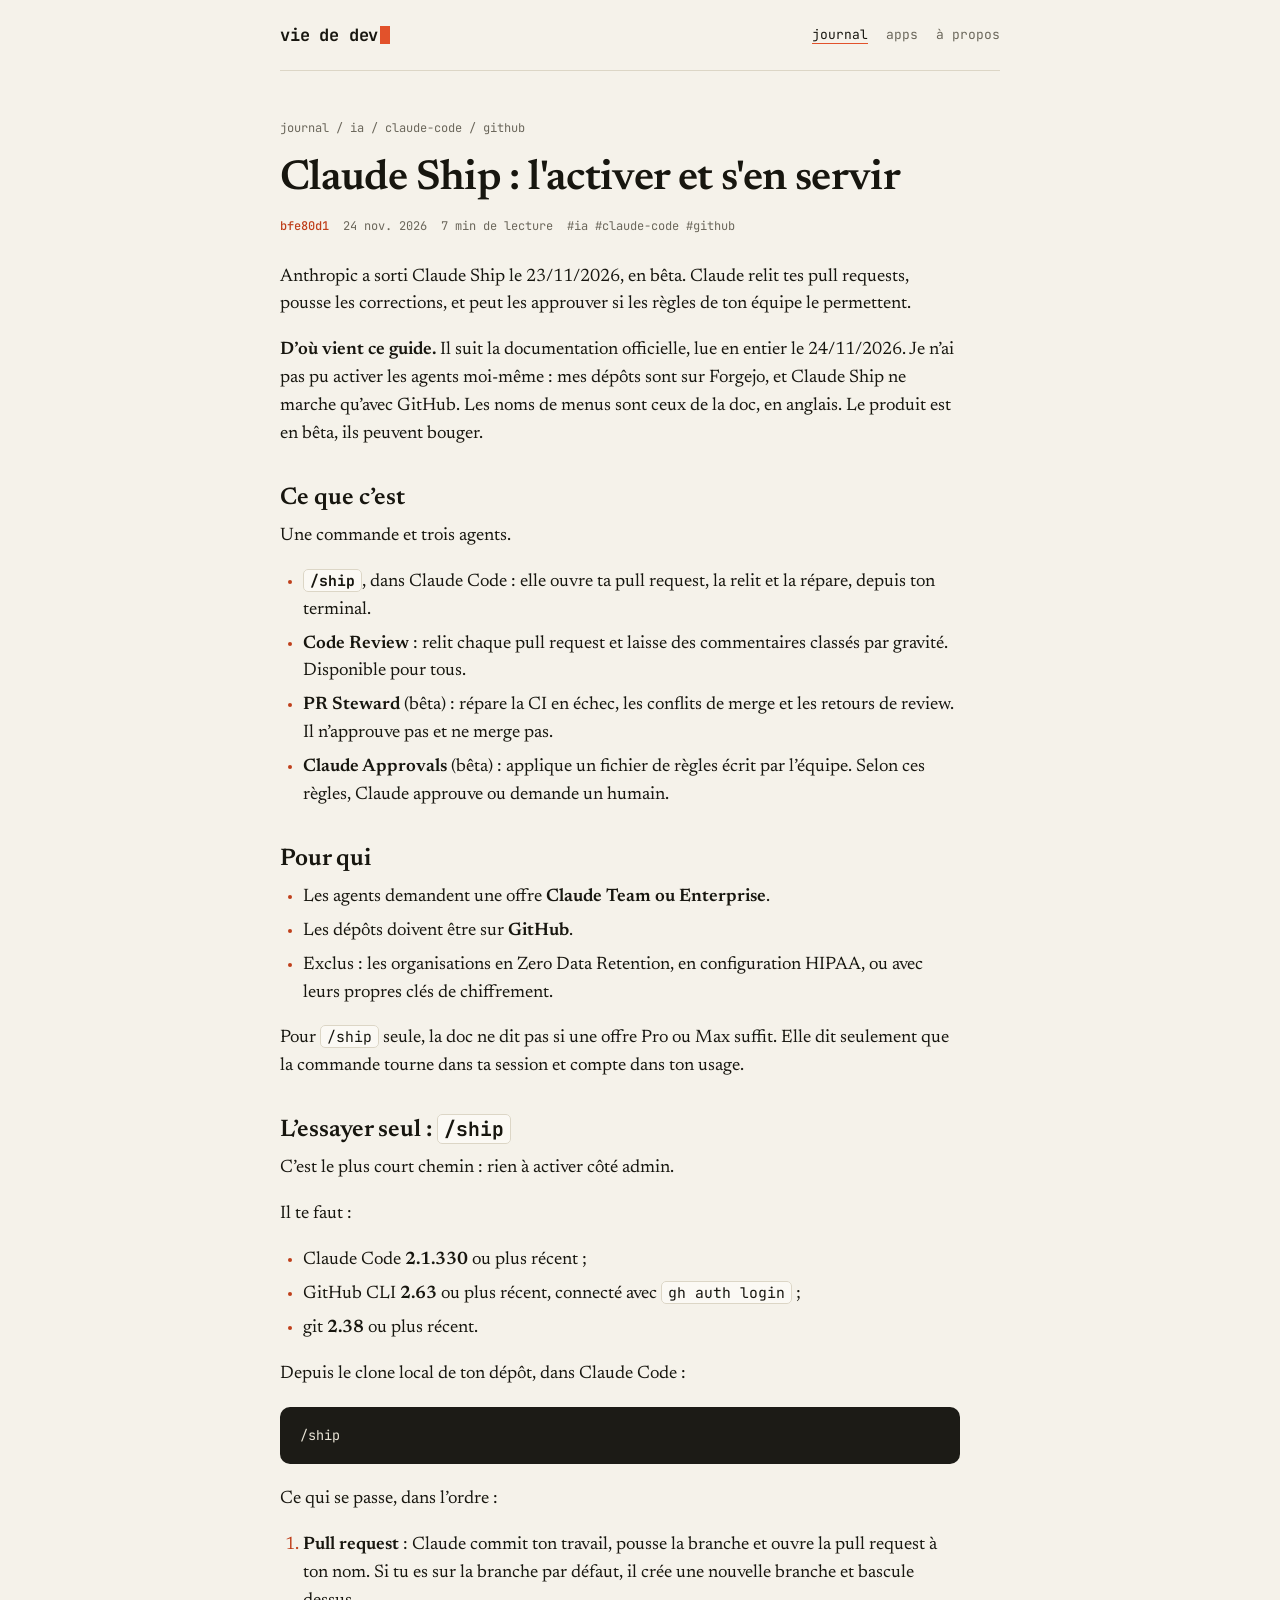
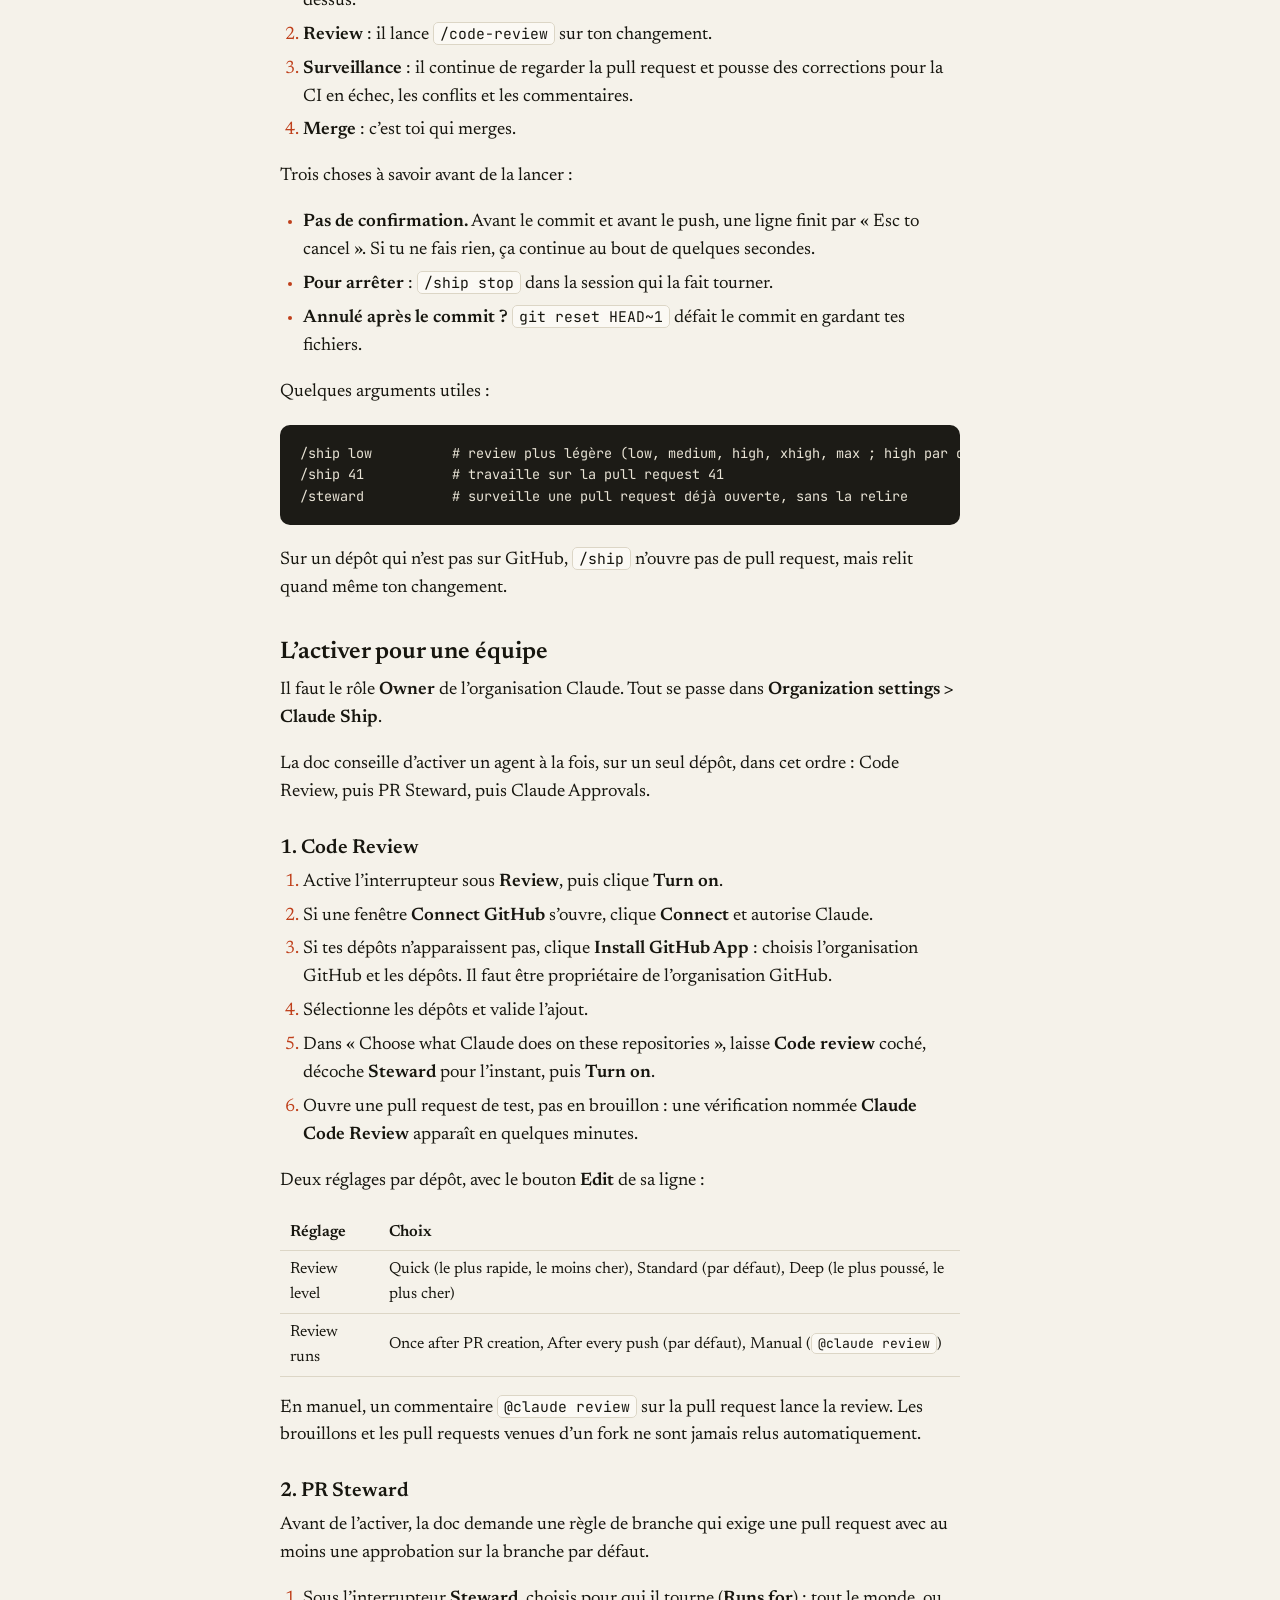
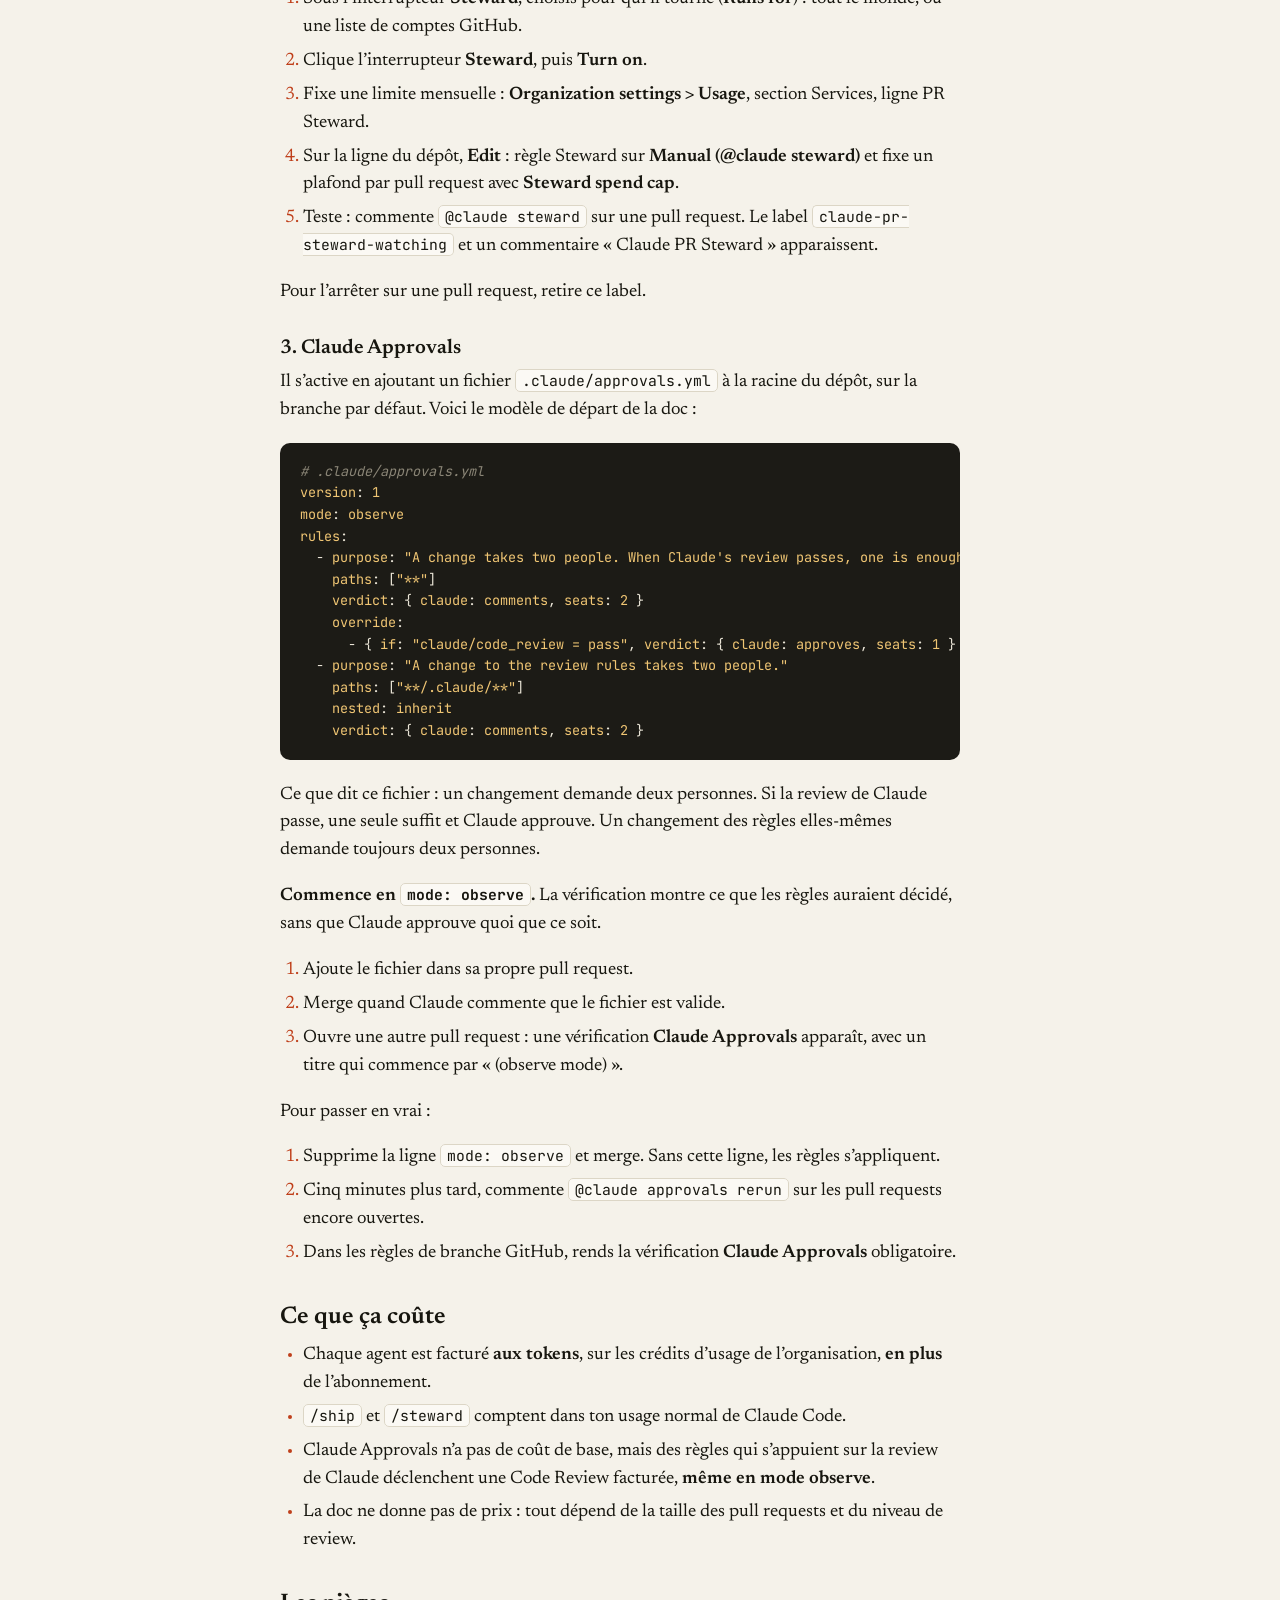
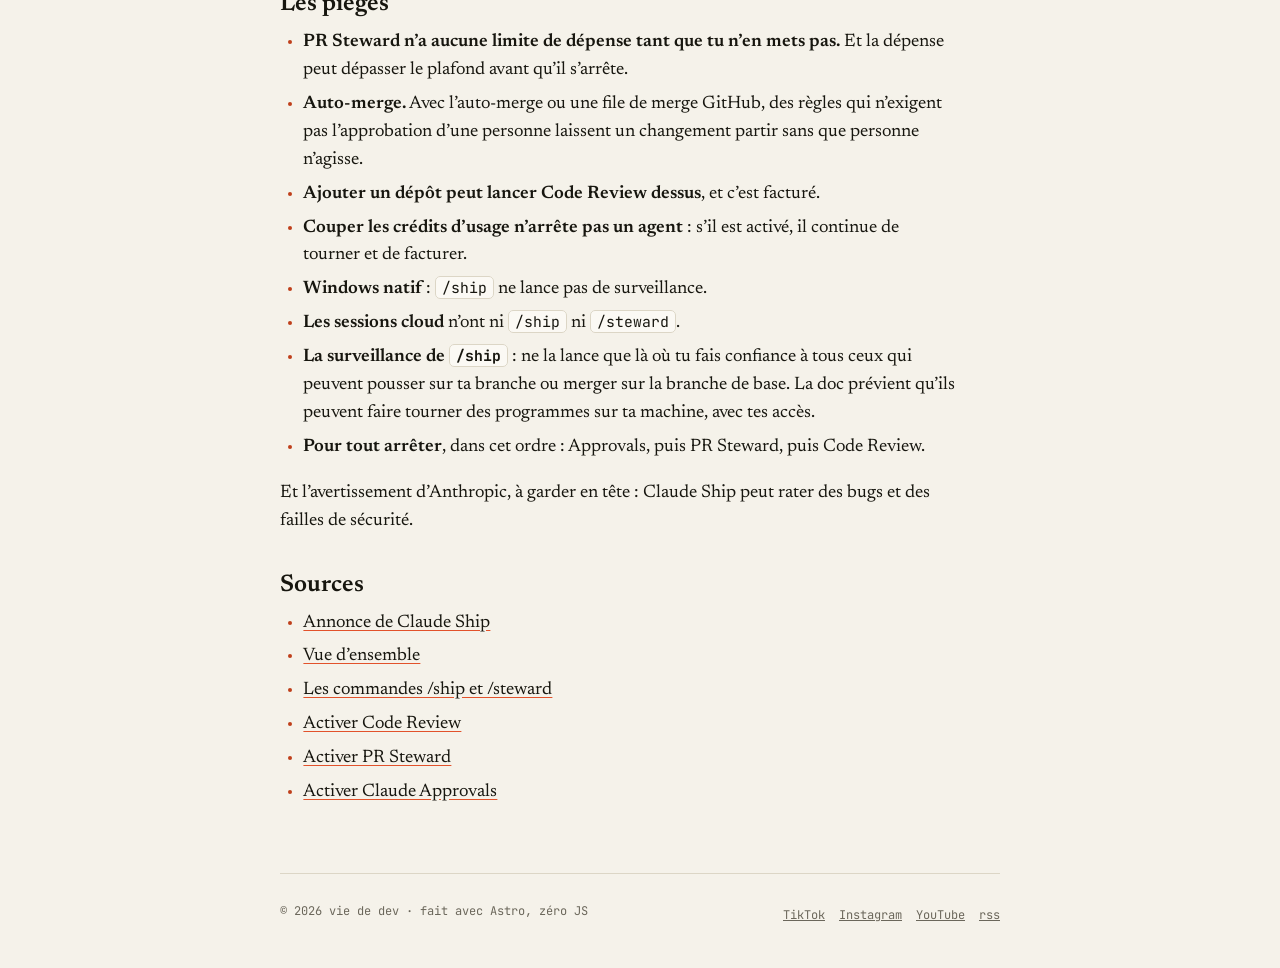
<file: journal/claude-ship/index.html>
<!DOCTYPE html><html lang="fr"><head><meta charset="utf-8"><meta name="viewport" content="width=device-width, initial-scale=1"><title>Claude Ship : l&#39;activer et s&#39;en servir – Vie de Dev</title><meta name="description" content="Claude Ship relit tes pull requests, les répare et peut les approuver. Comment l'essayer avec /ship, l'activer pour une équipe, et les pièges à éviter."><link rel="canonical" href="https://viede.dev/journal/claude-ship/"><meta name="color-scheme" content="light dark"><meta name="theme-color" content="#F5F2EA" media="(prefers-color-scheme: light)"><meta name="theme-color" content="#13120E" media="(prefers-color-scheme: dark)"><meta property="og:title" content="Claude Ship : l'activer et s'en servir – Vie de Dev"><meta property="og:description" content="Claude Ship relit tes pull requests, les répare et peut les approuver. Comment l'essayer avec /ship, l'activer pour une équipe, et les pièges à éviter."><meta property="og:url" content="https://viede.dev/journal/claude-ship/"><meta property="og:type" content="article"><meta property="og:site_name" content="Vie de Dev"><meta property="og:locale" content="fr_FR"><meta property="article:published_time" content="2026-11-24T00:00:00.000Z"><meta property="og:image" content="https://viede.dev/og/claude-ship.png"><meta property="og:image:width" content="1200"><meta property="og:image:height" content="630"><meta property="og:image:alt" content="Image de partage : Claude Ship : l'activer et s'en servir"><meta name="twitter:card" content="summary_large_image"><link rel="alternate" type="application/rss+xml" title="Vie de Dev" href="/rss.xml"><link rel="icon" href="/favicon.svg" type="image/svg+xml"><link rel="stylesheet" href="/_astro/Base.xOoV3n0S.css"></head><body><a class="skip" href="#contenu">Aller au contenu</a><div class="site"><header class="nav"><a class="logo" href="/" aria-label="vie de dev, accueil">vie de dev<span class="cur" aria-hidden="true"></span></a><nav aria-label="Navigation principale"><ul><li><a href="/journal/" aria-current="page">journal</a></li><li><a href="/apps/">apps</a></li><li><a href="/a-propos/">à propos</a></li></ul></nav></header><main id="contenu"><article class="page"><nav class="crumbs" aria-label="Fil d'ariane"><a href="/journal/">journal</a> / ia / claude-code / github</nav><h1>Claude Ship : l&#39;activer et s&#39;en servir</h1><p class="meta"><span class="hash">bfe80d1</span><time datetime="2026-11-24">24 nov. 2026</time><span>7 min de lecture</span><span>#ia #claude-code #github</span></p><div class="prose"><p>Anthropic a sorti Claude Ship le 23/11/2026, en bêta. Claude relit tes pull requests, pousse les corrections, et peut les approuver si les règles de ton équipe le permettent.</p>
<p><strong>D’où vient ce guide.</strong> Il suit la documentation officielle, lue en entier le 24/11/2026. Je n’ai pas pu activer les agents moi-même : mes dépôts sont sur Forgejo, et Claude Ship ne marche qu’avec GitHub. Les noms de menus sont ceux de la doc, en anglais. Le produit est en bêta, ils peuvent bouger.</p>
<h2 id="ce-que-cest">Ce que c’est</h2>
<p>Une commande et trois agents.</p>
<ul>
<li><strong><code>/ship</code></strong>, dans Claude Code : elle ouvre ta pull request, la relit et la répare, depuis ton terminal.</li>
<li><strong>Code Review</strong> : relit chaque pull request et laisse des commentaires classés par gravité. Disponible pour tous.</li>
<li><strong>PR Steward</strong> (bêta) : répare la CI en échec, les conflits de merge et les retours de review. Il n’approuve pas et ne merge pas.</li>
<li><strong>Claude Approvals</strong> (bêta) : applique un fichier de règles écrit par l’équipe. Selon ces règles, Claude approuve ou demande un humain.</li>
</ul>
<h2 id="pour-qui">Pour qui</h2>
<ul>
<li>Les agents demandent une offre <strong>Claude Team ou Enterprise</strong>.</li>
<li>Les dépôts doivent être sur <strong>GitHub</strong>.</li>
<li>Exclus : les organisations en Zero Data Retention, en configuration HIPAA, ou avec leurs propres clés de chiffrement.</li>
</ul>
<p>Pour <code>/ship</code> seule, la doc ne dit pas si une offre Pro ou Max suffit. Elle dit seulement que la commande tourne dans ta session et compte dans ton usage.</p>
<h2 id="lessayer-seul--ship">L’essayer seul : <code>/ship</code></h2>
<p>C’est le plus court chemin : rien à activer côté admin.</p>
<p>Il te faut :</p>
<ul>
<li>Claude Code <strong>2.1.330</strong> ou plus récent ;</li>
<li>GitHub CLI <strong>2.63</strong> ou plus récent, connecté avec <code>gh auth login</code> ;</li>
<li>git <strong>2.38</strong> ou plus récent.</li>
</ul>
<p>Depuis le clone local de ton dépôt, dans Claude Code :</p>
<pre class="astro-code commit" style="background-color:#1C1B16;color:#E9E4D6; overflow-x: auto;" tabindex="0" data-language="plaintext"><code><span class="line"><span>/ship</span></span></code></pre>
<p>Ce qui se passe, dans l’ordre :</p>
<ol>
<li><strong>Pull request</strong> : Claude commit ton travail, pousse la branche et ouvre la pull request à ton nom. Si tu es sur la branche par défaut, il crée une nouvelle branche et bascule dessus.</li>
<li><strong>Review</strong> : il lance <code>/code-review</code> sur ton changement.</li>
<li><strong>Surveillance</strong> : il continue de regarder la pull request et pousse des corrections pour la CI en échec, les conflits et les commentaires.</li>
<li><strong>Merge</strong> : c’est toi qui merges.</li>
</ol>
<p>Trois choses à savoir avant de la lancer :</p>
<ul>
<li><strong>Pas de confirmation.</strong> Avant le commit et avant le push, une ligne finit par « Esc to cancel ». Si tu ne fais rien, ça continue au bout de quelques secondes.</li>
<li><strong>Pour arrêter</strong> : <code>/ship stop</code> dans la session qui la fait tourner.</li>
<li><strong>Annulé après le commit ?</strong> <code>git reset HEAD~1</code> défait le commit en gardant tes fichiers.</li>
</ul>
<p>Quelques arguments utiles :</p>
<pre class="astro-code commit" style="background-color:#1C1B16;color:#E9E4D6; overflow-x: auto;" tabindex="0" data-language="plaintext"><code><span class="line"><span>/ship low          # review plus légère (low, medium, high, xhigh, max ; high par défaut)</span></span>
<span class="line"><span>/ship 41           # travaille sur la pull request 41</span></span>
<span class="line"><span>/steward           # surveille une pull request déjà ouverte, sans la relire</span></span></code></pre>
<p>Sur un dépôt qui n’est pas sur GitHub, <code>/ship</code> n’ouvre pas de pull request, mais relit quand même ton changement.</p>
<h2 id="lactiver-pour-une-équipe">L’activer pour une équipe</h2>
<p>Il faut le rôle <strong>Owner</strong> de l’organisation Claude. Tout se passe dans <strong>Organization settings &gt; Claude Ship</strong>.</p>
<p>La doc conseille d’activer un agent à la fois, sur un seul dépôt, dans cet ordre : Code Review, puis PR Steward, puis Claude Approvals.</p>
<h3 id="1-code-review">1. Code Review</h3>
<ol>
<li>Active l’interrupteur sous <strong>Review</strong>, puis clique <strong>Turn on</strong>.</li>
<li>Si une fenêtre <strong>Connect GitHub</strong> s’ouvre, clique <strong>Connect</strong> et autorise Claude.</li>
<li>Si tes dépôts n’apparaissent pas, clique <strong>Install GitHub App</strong> : choisis l’organisation GitHub et les dépôts. Il faut être propriétaire de l’organisation GitHub.</li>
<li>Sélectionne les dépôts et valide l’ajout.</li>
<li>Dans « Choose what Claude does on these repositories », laisse <strong>Code review</strong> coché, décoche <strong>Steward</strong> pour l’instant, puis <strong>Turn on</strong>.</li>
<li>Ouvre une pull request de test, pas en brouillon : une vérification nommée <strong>Claude Code Review</strong> apparaît en quelques minutes.</li>
</ol>
<p>Deux réglages par dépôt, avec le bouton <strong>Edit</strong> de sa ligne :</p>
<table>
<thead>
<tr>
<th>Réglage</th>
<th>Choix</th>
</tr>
</thead>
<tbody>
<tr>
<td>Review level</td>
<td>Quick (le plus rapide, le moins cher), Standard (par défaut), Deep (le plus poussé, le plus cher)</td>
</tr>
<tr>
<td>Review runs</td>
<td>Once after PR creation, After every push (par défaut), Manual (<code>@claude review</code>)</td>
</tr>
</tbody>
</table>
<p>En manuel, un commentaire <code>@claude review</code> sur la pull request lance la review. Les brouillons et les pull requests venues d’un fork ne sont jamais relus automatiquement.</p>
<h3 id="2-pr-steward">2. PR Steward</h3>
<p>Avant de l’activer, la doc demande une règle de branche qui exige une pull request avec au moins une approbation sur la branche par défaut.</p>
<ol>
<li>Sous l’interrupteur <strong>Steward</strong>, choisis pour qui il tourne (<strong>Runs for</strong>) : tout le monde, ou une liste de comptes GitHub.</li>
<li>Clique l’interrupteur <strong>Steward</strong>, puis <strong>Turn on</strong>.</li>
<li>Fixe une limite mensuelle : <strong>Organization settings &gt; Usage</strong>, section Services, ligne PR Steward.</li>
<li>Sur la ligne du dépôt, <strong>Edit</strong> : règle Steward sur <strong>Manual (@claude steward)</strong> et fixe un plafond par pull request avec <strong>Steward spend cap</strong>.</li>
<li>Teste : commente <code>@claude steward</code> sur une pull request. Le label <code>claude-pr-steward-watching</code> et un commentaire « Claude PR Steward » apparaissent.</li>
</ol>
<p>Pour l’arrêter sur une pull request, retire ce label.</p>
<h3 id="3-claude-approvals">3. Claude Approvals</h3>
<p>Il s’active en ajoutant un fichier <code>.claude/approvals.yml</code> à la racine du dépôt, sur la branche par défaut. Voici le modèle de départ de la doc :</p>
<pre class="astro-code commit" style="background-color:#1C1B16;color:#E9E4D6; overflow-x: auto;" tabindex="0" data-language="yaml"><code><span class="line"><span style="color:#8A8576;font-style:italic"># .claude/approvals.yml</span></span>
<span class="line"><span style="color:#F0C674">version</span><span style="color:#E9E4D6">: </span><span style="color:#F0C674">1</span></span>
<span class="line"><span style="color:#F0C674">mode</span><span style="color:#E9E4D6">: </span><span style="color:#F0C674">observe</span></span>
<span class="line"><span style="color:#F0C674">rules</span><span style="color:#E9E4D6">:</span></span>
<span class="line"><span style="color:#E9E4D6">  - </span><span style="color:#F0C674">purpose</span><span style="color:#E9E4D6">: </span><span style="color:#F0C674">"A change takes two people. When Claude's review passes, one is enough and Claude approves."</span></span>
<span class="line"><span style="color:#F0C674">    paths</span><span style="color:#E9E4D6">: [</span><span style="color:#F0C674">"**"</span><span style="color:#E9E4D6">]</span></span>
<span class="line"><span style="color:#F0C674">    verdict</span><span style="color:#E9E4D6">: { </span><span style="color:#F0C674">claude</span><span style="color:#E9E4D6">: </span><span style="color:#F0C674">comments</span><span style="color:#E9E4D6">, </span><span style="color:#F0C674">seats</span><span style="color:#E9E4D6">: </span><span style="color:#F0C674">2</span><span style="color:#E9E4D6"> }</span></span>
<span class="line"><span style="color:#F0C674">    override</span><span style="color:#E9E4D6">:</span></span>
<span class="line"><span style="color:#E9E4D6">      - { </span><span style="color:#F0C674">if</span><span style="color:#E9E4D6">: </span><span style="color:#F0C674">"claude/code_review = pass"</span><span style="color:#E9E4D6">, </span><span style="color:#F0C674">verdict</span><span style="color:#E9E4D6">: { </span><span style="color:#F0C674">claude</span><span style="color:#E9E4D6">: </span><span style="color:#F0C674">approves</span><span style="color:#E9E4D6">, </span><span style="color:#F0C674">seats</span><span style="color:#E9E4D6">: </span><span style="color:#F0C674">1</span><span style="color:#E9E4D6"> } }</span></span>
<span class="line"><span style="color:#E9E4D6">  - </span><span style="color:#F0C674">purpose</span><span style="color:#E9E4D6">: </span><span style="color:#F0C674">"A change to the review rules takes two people."</span></span>
<span class="line"><span style="color:#F0C674">    paths</span><span style="color:#E9E4D6">: [</span><span style="color:#F0C674">"**/.claude/**"</span><span style="color:#E9E4D6">]</span></span>
<span class="line"><span style="color:#F0C674">    nested</span><span style="color:#E9E4D6">: </span><span style="color:#F0C674">inherit</span></span>
<span class="line"><span style="color:#F0C674">    verdict</span><span style="color:#E9E4D6">: { </span><span style="color:#F0C674">claude</span><span style="color:#E9E4D6">: </span><span style="color:#F0C674">comments</span><span style="color:#E9E4D6">, </span><span style="color:#F0C674">seats</span><span style="color:#E9E4D6">: </span><span style="color:#F0C674">2</span><span style="color:#E9E4D6"> }</span></span></code></pre>
<p>Ce que dit ce fichier : un changement demande deux personnes. Si la review de Claude passe, une seule suffit et Claude approuve. Un changement des règles elles-mêmes demande toujours deux personnes.</p>
<p><strong>Commence en <code>mode: observe</code>.</strong> La vérification montre ce que les règles auraient décidé, sans que Claude approuve quoi que ce soit.</p>
<ol>
<li>Ajoute le fichier dans sa propre pull request.</li>
<li>Merge quand Claude commente que le fichier est valide.</li>
<li>Ouvre une autre pull request : une vérification <strong>Claude Approvals</strong> apparaît, avec un titre qui commence par « (observe mode) ».</li>
</ol>
<p>Pour passer en vrai :</p>
<ol>
<li>Supprime la ligne <code>mode: observe</code> et merge. Sans cette ligne, les règles s’appliquent.</li>
<li>Cinq minutes plus tard, commente <code>@claude approvals rerun</code> sur les pull requests encore ouvertes.</li>
<li>Dans les règles de branche GitHub, rends la vérification <strong>Claude Approvals</strong> obligatoire.</li>
</ol>
<h2 id="ce-que-ça-coûte">Ce que ça coûte</h2>
<ul>
<li>Chaque agent est facturé <strong>aux tokens</strong>, sur les crédits d’usage de l’organisation, <strong>en plus</strong> de l’abonnement.</li>
<li><code>/ship</code> et <code>/steward</code> comptent dans ton usage normal de Claude Code.</li>
<li>Claude Approvals n’a pas de coût de base, mais des règles qui s’appuient sur la review de Claude déclenchent une Code Review facturée, <strong>même en mode observe</strong>.</li>
<li>La doc ne donne pas de prix : tout dépend de la taille des pull requests et du niveau de review.</li>
</ul>
<h2 id="les-pièges">Les pièges</h2>
<ul>
<li><strong>PR Steward n’a aucune limite de dépense tant que tu n’en mets pas.</strong> Et la dépense peut dépasser le plafond avant qu’il s’arrête.</li>
<li><strong>Auto-merge.</strong> Avec l’auto-merge ou une file de merge GitHub, des règles qui n’exigent pas l’approbation d’une personne laissent un changement partir sans que personne n’agisse.</li>
<li><strong>Ajouter un dépôt peut lancer Code Review dessus</strong>, et c’est facturé.</li>
<li><strong>Couper les crédits d’usage n’arrête pas un agent</strong> : s’il est activé, il continue de tourner et de facturer.</li>
<li><strong>Windows natif</strong> : <code>/ship</code> ne lance pas de surveillance.</li>
<li><strong>Les sessions cloud</strong> n’ont ni <code>/ship</code> ni <code>/steward</code>.</li>
<li><strong>La surveillance de <code>/ship</code></strong> : ne la lance que là où tu fais confiance à tous ceux qui peuvent pousser sur ta branche ou merger sur la branche de base. La doc prévient qu’ils peuvent faire tourner des programmes sur ta machine, avec tes accès.</li>
<li><strong>Pour tout arrêter</strong>, dans cet ordre : Approvals, puis PR Steward, puis Code Review.</li>
</ul>
<p>Et l’avertissement d’Anthropic, à garder en tête : Claude Ship peut rater des bugs et des failles de sécurité.</p>
<h2 id="sources">Sources</h2>
<ul>
<li><a href="https://claude.com/resources/articles/introducing-claude-ship">Annonce de Claude Ship</a></li>
<li><a href="https://code.claude.com/docs/en/claude-ship">Vue d’ensemble</a></li>
<li><a href="https://code.claude.com/docs/en/ship-command">Les commandes /ship et /steward</a></li>
<li><a href="https://code.claude.com/docs/en/code-review-setup">Activer Code Review</a></li>
<li><a href="https://code.claude.com/docs/en/pr-steward-setup">Activer PR Steward</a></li>
<li><a href="https://code.claude.com/docs/en/approvals-setup">Activer Claude Approvals</a></li>
</ul>
</div></article></main><footer class="foot"><span>© 2026 vie de dev · fait avec Astro, zéro JS</span><ul aria-label="Réseaux"><li><a href="https://www.tiktok.com/@viededev" rel="me">TikTok</a></li><li><a href="https://www.instagram.com/viede.dev/" rel="me">Instagram</a></li><li><a href="https://www.youtube.com/@viededev" rel="me">YouTube</a></li><li><a href="/rss.xml">rss</a></li></ul></footer></div></body></html>
</file>
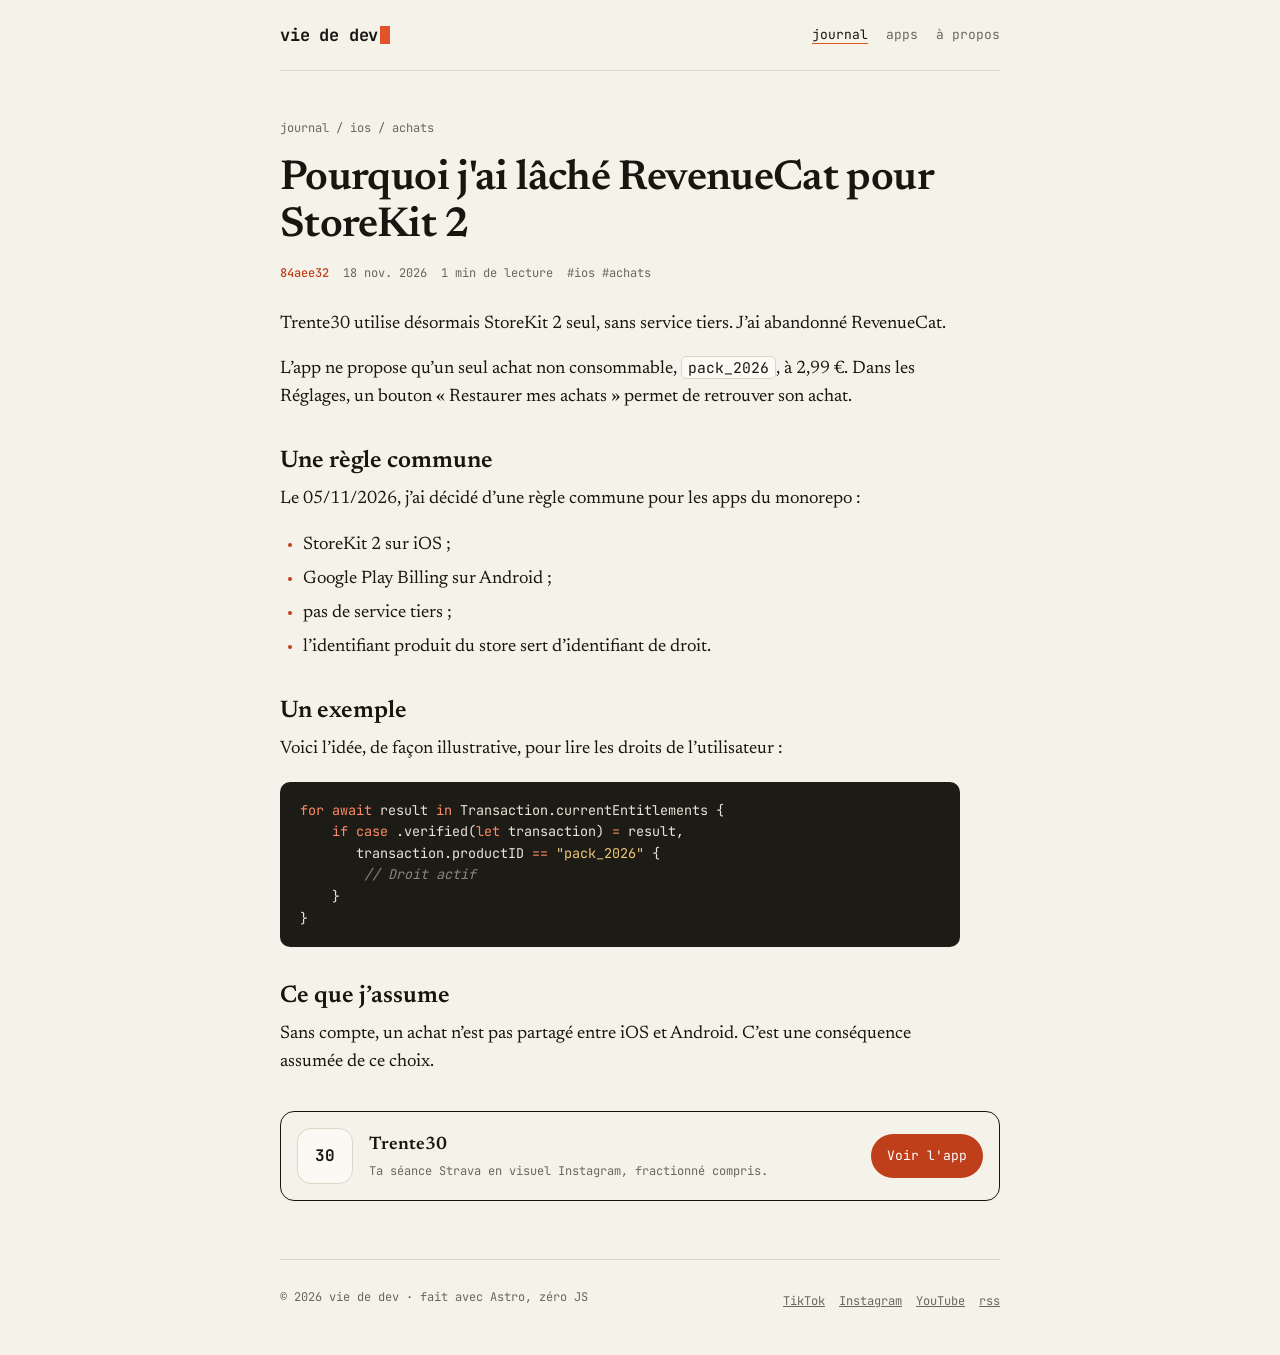
<file: journal/revenuecat-storekit-2/index.html>
<!DOCTYPE html><html lang="fr"><head><meta charset="utf-8"><meta name="viewport" content="width=device-width, initial-scale=1"><title>Pourquoi j&#39;ai lâché RevenueCat pour StoreKit 2 – Vie de Dev</title><meta name="description" content="Trente30 gère ses achats avec StoreKit 2 seul, sans service tiers : la règle commune à mes apps."><link rel="canonical" href="https://viede.dev/journal/revenuecat-storekit-2/"><meta name="color-scheme" content="light dark"><meta name="theme-color" content="#F5F2EA" media="(prefers-color-scheme: light)"><meta name="theme-color" content="#13120E" media="(prefers-color-scheme: dark)"><meta property="og:title" content="Pourquoi j'ai lâché RevenueCat pour StoreKit 2 – Vie de Dev"><meta property="og:description" content="Trente30 gère ses achats avec StoreKit 2 seul, sans service tiers : la règle commune à mes apps."><meta property="og:url" content="https://viede.dev/journal/revenuecat-storekit-2/"><meta property="og:type" content="article"><meta property="og:site_name" content="Vie de Dev"><meta property="og:locale" content="fr_FR"><meta property="article:published_time" content="2026-11-18T00:00:00.000Z"><meta property="og:image" content="https://viede.dev/og/revenuecat-storekit-2.png"><meta property="og:image:width" content="1200"><meta property="og:image:height" content="630"><meta property="og:image:alt" content="Image de partage : Pourquoi j'ai lâché RevenueCat pour StoreKit 2"><meta name="twitter:card" content="summary_large_image"><link rel="alternate" type="application/rss+xml" title="Vie de Dev" href="/rss.xml"><link rel="icon" href="/favicon.svg" type="image/svg+xml"><link rel="stylesheet" href="/_astro/Base.xOoV3n0S.css"></head><body><a class="skip" href="#contenu">Aller au contenu</a><div class="site"><header class="nav"><a class="logo" href="/" aria-label="vie de dev, accueil">vie de dev<span class="cur" aria-hidden="true"></span></a><nav aria-label="Navigation principale"><ul><li><a href="/journal/" aria-current="page">journal</a></li><li><a href="/apps/">apps</a></li><li><a href="/a-propos/">à propos</a></li></ul></nav></header><main id="contenu"><article class="page"><nav class="crumbs" aria-label="Fil d'ariane"><a href="/journal/">journal</a> / ios / achats</nav><h1>Pourquoi j&#39;ai lâché RevenueCat pour StoreKit 2</h1><p class="meta"><span class="hash">84aee32</span><time datetime="2026-11-18">18 nov. 2026</time><span>1 min de lecture</span><span>#ios #achats</span></p><div class="prose"><p>Trente30 utilise désormais StoreKit 2 seul, sans service tiers. J’ai abandonné RevenueCat.</p>
<p>L’app ne propose qu’un seul achat non consommable, <code>pack_2026</code>, à 2,99 €. Dans les Réglages, un bouton « Restaurer mes achats » permet de retrouver son achat.</p>
<h2 id="une-règle-commune">Une règle commune</h2>
<p>Le 05/11/2026, j’ai décidé d’une règle commune pour les apps du monorepo :</p>
<ul>
<li>StoreKit 2 sur iOS ;</li>
<li>Google Play Billing sur Android ;</li>
<li>pas de service tiers ;</li>
<li>l’identifiant produit du store sert d’identifiant de droit.</li>
</ul>
<h2 id="un-exemple">Un exemple</h2>
<p>Voici l’idée, de façon illustrative, pour lire les droits de l’utilisateur :</p>
<pre class="astro-code commit" style="background-color:#1C1B16;color:#E9E4D6; overflow-x: auto;" tabindex="0" data-language="swift"><code><span class="line"><span style="color:#FF8A65">for</span><span style="color:#FF8A65"> await</span><span style="color:#E9E4D6"> result </span><span style="color:#FF8A65">in</span><span style="color:#E9E4D6"> Transaction.currentEntitlements {</span></span>
<span class="line"><span style="color:#FF8A65">    if</span><span style="color:#FF8A65"> case</span><span style="color:#E9E4D6"> .verified(</span><span style="color:#FF8A65">let</span><span style="color:#E9E4D6"> transaction) </span><span style="color:#FF8A65">=</span><span style="color:#E9E4D6"> result,</span></span>
<span class="line"><span style="color:#E9E4D6">       transaction.productID </span><span style="color:#FF8A65">==</span><span style="color:#F0C674"> "pack_2026"</span><span style="color:#E9E4D6"> {</span></span>
<span class="line"><span style="color:#8A8576;font-style:italic">        // Droit actif</span></span>
<span class="line"><span style="color:#E9E4D6">    }</span></span>
<span class="line"><span style="color:#E9E4D6">}</span></span></code></pre>
<h2 id="ce-que-jassume">Ce que j’assume</h2>
<p>Sans compte, un achat n’est pas partagé entre iOS et Android. C’est une conséquence assumée de ce choix.</p>
</div><aside class="cta" aria-label="L'app Trente30"><span class="icon" aria-hidden="true">30</span><div class="body"><strong>Trente30</strong><small>Ta séance Strava en visuel Instagram, fractionné compris.</small></div><a class="btn" href="/apps/trente30/">Voir l'app</a></aside></article></main><footer class="foot"><span>© 2026 vie de dev · fait avec Astro, zéro JS</span><ul aria-label="Réseaux"><li><a href="https://www.tiktok.com/@viededev" rel="me">TikTok</a></li><li><a href="https://www.instagram.com/viede.dev/" rel="me">Instagram</a></li><li><a href="https://www.youtube.com/@viededev" rel="me">YouTube</a></li><li><a href="/rss.xml">rss</a></li></ul></footer></div></body></html>
</file>
<file: _astro/Base.xOoV3n0S.css>
@font-face{font-family:Newsreader;font-style:normal;font-display:swap;font-weight:400;src:url(/_astro/newsreader-latin-400-normal.BFBkh4jY.woff2)format("woff2"),url(/_astro/newsreader-latin-400-normal.gRTjlS2D.woff)format("woff")}@font-face{font-family:Newsreader;font-style:italic;font-display:swap;font-weight:400;src:url(/_astro/newsreader-latin-400-italic.CEihAR-f.woff2)format("woff2"),url(/_astro/newsreader-latin-400-italic.CNZoH1hn.woff)format("woff")}@font-face{font-family:Newsreader;font-style:normal;font-display:swap;font-weight:600;src:url(/_astro/newsreader-latin-600-normal.30OJ_TG_.woff2)format("woff2"),url(/_astro/newsreader-latin-600-normal.DUnT2r2g.woff)format("woff")}@font-face{font-family:JetBrains Mono;font-style:normal;font-display:swap;font-weight:400;src:url(/_astro/jetbrains-mono-latin-400-normal.V6pRDFza.woff2)format("woff2"),url(/_astro/jetbrains-mono-latin-400-normal.6-qcROiO.woff)format("woff")}@font-face{font-family:JetBrains Mono;font-style:normal;font-display:swap;font-weight:500;src:url(/_astro/jetbrains-mono-latin-500-normal.BWZEU5yA.woff2)format("woff2"),url(/_astro/jetbrains-mono-latin-500-normal.CJOVTJB7.woff)format("woff")}@font-face{font-family:JetBrains Mono;font-style:normal;font-display:swap;font-weight:700;src:url(/_astro/jetbrains-mono-latin-700-normal.BYuf6tUa.woff2)format("woff2"),url(/_astro/jetbrains-mono-latin-700-normal.D3wTyLJW.woff)format("woff")}:root{--bg:#f5f2ea;--surface:#fbf9f4;--ink:#17160f;--muted:#6b675b;--line:#dcd6c6;--accent:#e2522b;--accent-text:#bf3f1a;--btn-bg:#bf3f1a;--btn-ink:#fff;--code-bg:#1c1b16;--code-ink:#e9e4d6;--ok:#2f8f5b;--wip:#d99a1e;--todo:#a8a397;--mono:"JetBrains Mono", ui-monospace, Menlo, Consolas, monospace;--serif:"Newsreader", Georgia, "Times New Roman", serif;color-scheme:light dark}@media (prefers-color-scheme:dark){:root{--bg:#13120e;--surface:#1b1a15;--ink:#ece6d6;--muted:#9d978a;--line:#2f2d25;--accent:#ff7449;--accent-text:#ff7449;--btn-bg:#ff7449;--btn-ink:#13120e;--code-bg:#1c1b16;--code-ink:#e9e4d6;--ok:#4cc184;--wip:#f0b43c;--todo:#6f6a5f}}*,:before,:after{box-sizing:border-box}html{-webkit-text-size-adjust:100%;text-size-adjust:100%}body{background:var(--bg);color:var(--ink);font-family:var(--serif);-webkit-font-smoothing:antialiased;overflow-wrap:break-word;margin:0;font-size:18px;line-height:1.55}a{color:inherit}a:hover{color:var(--accent-text)}:focus-visible{outline:2px solid var(--accent-text);outline-offset:2px;border-radius:4px}img,svg{max-width:100%;height:auto}.mono{font-family:var(--mono)}.visually-hidden{clip:rect(0 0 0 0);clip-path:inset(50%);white-space:nowrap;width:1px;height:1px;position:absolute;overflow:hidden}.skip{position:absolute;left:-9999px}.skip:focus{background:var(--surface);font-family:var(--mono);padding:6px 10px;font-size:13px;top:8px;left:16px}.site{max-width:760px;margin:0 auto;padding:0 16px}.nav{border-bottom:1px solid var(--line);flex-wrap:wrap;justify-content:space-between;align-items:center;gap:8px 16px;padding:18px 0;display:flex}.logo{font-family:var(--mono);letter-spacing:-.01em;white-space:nowrap;font-size:17px;font-weight:700;text-decoration:none}.logo:hover{color:var(--ink)}.cur{background:var(--accent);vertical-align:-3px;width:.55em;height:1.05em;margin-left:2px;animation:1.1s step-end infinite blink;display:inline-block}@keyframes blink{50%{opacity:0}}@media (prefers-reduced-motion:reduce){.cur{animation:none}}.nav ul{font-family:var(--mono);color:var(--muted);gap:14px;margin:0;padding:0;font-size:13px;list-style:none;display:flex}.nav a{text-decoration:none}.nav a[aria-current=page]{color:var(--ink);text-decoration:underline;text-decoration-color:var(--accent);text-underline-offset:4px}.hero{padding:40px 0 32px}.prompt{font-family:var(--mono);color:var(--muted);margin:0 0 14px;font-size:13px}.prompt b{color:var(--accent-text);font-weight:500}.hero h1{letter-spacing:-.015em;margin:0 0 16px;font-size:clamp(30px,7vw,44px);font-weight:600;line-height:1.1}.hero h1 em{color:var(--accent);font-style:italic;font-weight:400}.hero p{color:var(--muted);max-width:56ch;margin:0}.sec{border-top:1px solid var(--line);padding:28px 0}.sec-h{flex-wrap:wrap;justify-content:space-between;align-items:baseline;gap:4px 12px;margin-bottom:16px;display:flex}.sec-h h2{font-family:var(--mono);text-transform:uppercase;letter-spacing:.08em;margin:0;font-size:13px;font-weight:500}.sec-h span,.sec-h a{font-family:var(--mono);color:var(--muted);font-size:12px}.sec-h a{text-decoration:none}.sec-h a:hover{color:var(--accent-text)}.board{grid-template-columns:repeat(auto-fill,minmax(140px,1fr));gap:8px;margin:0;padding:0;list-style:none;display:grid}.board a{border:1px solid var(--line);background:var(--surface);min-height:44px;font-family:var(--mono);border-radius:10px;align-items:center;gap:10px;padding:10px 12px;font-size:13px;text-decoration:none;display:flex}.board a:hover{border-color:var(--ink);color:var(--ink)}.st{border-radius:50%;flex:none;width:8px;height:8px;display:inline-block}.st.relancee{background:var(--ok)}.st.en-cours{background:var(--wip)}.st.a-faire{background:var(--todo)}.progress{background:var(--line);border-radius:4px;height:4px;margin-top:14px;overflow:hidden}.progress i{background:var(--accent);height:100%;display:block}.legend{font-family:var(--mono);color:var(--muted);flex-wrap:wrap;gap:6px 14px;margin:12px 0 0;padding:0;font-size:12px;list-style:none;display:flex}.legend li{align-items:center;gap:6px;display:inline-flex}.log{margin:0;padding:0;list-style:none}.log li{border-bottom:1px dashed var(--line);grid-template-columns:auto 1fr;align-items:baseline;gap:2px 12px;padding:14px 0;display:grid}.log li:last-child{border-bottom:0}.hash{font-family:var(--mono);color:var(--accent-text);font-size:12px}.date,.read{font-family:var(--mono);color:var(--muted);white-space:nowrap;font-size:12px}.log .date{text-align:right}.log .entry{grid-column:1/-1;min-width:0}.log .entry a{font-size:19px;font-weight:600;line-height:1.3;text-decoration:none}.log .entry a:hover{color:var(--ink);text-decoration:underline;text-decoration-color:var(--accent);text-underline-offset:3px}.tags{font-family:var(--mono);color:var(--muted);margin-top:4px;font-size:12px;display:block}.log .read{display:none}.empty{color:var(--muted);margin:0;font-style:italic}.social{grid-template-columns:1fr;gap:8px;margin:0;padding:0;list-style:none;display:grid}.social a{border:1px solid var(--line);font-family:var(--mono);background:var(--surface);border-radius:10px;padding:14px;font-size:13px;text-decoration:none;display:block}.social a:hover{border-color:var(--accent);color:var(--ink)}.social small{color:var(--muted);text-transform:uppercase;letter-spacing:.08em;margin-bottom:4px;font-size:11px;display:block}.foot{border-top:1px solid var(--line);font-family:var(--mono);color:var(--muted);flex-wrap:wrap;justify-content:space-between;gap:12px;margin-top:24px;padding:28px 0 40px;font-size:12px;display:flex}.foot ul{flex-wrap:wrap;gap:14px;margin:0;padding:0;list-style:none;display:flex}.foot a{padding:4px 0;display:inline-block}.page{padding:40px 0 24px}.crumbs{font-family:var(--mono);color:var(--muted);margin:0 0 18px;font-size:12px}.crumbs a{text-decoration:none}.crumbs a:hover{text-decoration:underline}.page h1{letter-spacing:-.015em;margin:0 0 14px;font-size:clamp(30px,7vw,42px);font-weight:600;line-height:1.12}.lead{color:var(--muted);max-width:56ch;margin:0 0 24px}.meta{font-family:var(--mono);color:var(--muted);flex-wrap:wrap;gap:4px 14px;margin:0 0 28px;font-size:12px;display:flex}.meta .hash{font-weight:500}.prose{max-width:68ch}.prose>:first-child{margin-top:0}.prose p,.prose ul,.prose ol,.prose blockquote,.prose table{margin:0 0 18px}.prose h2{margin:34px 0 10px;font-size:24px;font-weight:600;line-height:1.25}.prose h3{margin:28px 0 8px;font-size:20px;font-weight:600;line-height:1.3}.prose ul,.prose ol{padding-left:1.3em}.prose li{margin:0 0 6px}.prose li::marker{color:var(--accent-text)}.prose a{text-decoration-color:var(--accent);text-underline-offset:3px}.prose blockquote{border-left:3px solid var(--accent);color:var(--muted);margin-left:0;padding:2px 0 2px 18px;font-style:italic}.prose hr{border:0;border-top:1px solid var(--line);margin:32px 0}.prose :not(pre)>code{font-family:var(--mono);background:var(--surface);border:1px solid var(--line);overflow-wrap:anywhere;border-radius:5px;padding:1px 6px;font-size:.82em}.prose pre{font-family:var(--mono);background:var(--code-bg);color:var(--code-ink);border-radius:10px;max-width:100%;margin:0 0 22px;padding:18px 20px;font-size:13.5px;line-height:1.6;overflow-x:auto}.prose pre code{font-family:inherit}.prose table{border-collapse:collapse;font-size:16px;display:block;overflow-x:auto}.prose th,.prose td{border-bottom:1px solid var(--line);text-align:left;padding:6px 10px}.cta{border:1px solid var(--ink);border-radius:14px;flex-wrap:wrap;align-items:center;gap:12px 16px;margin:34px 0 10px;padding:16px;display:flex}.cta .body{flex:200px;min-width:0}.cta strong{font-size:18px;display:block}.cta small{font-family:var(--mono);color:var(--muted);font-size:12px}.video{margin:28px 0 0}.video h2{font-family:var(--mono);text-transform:uppercase;letter-spacing:.08em;margin:0 0 10px;font-size:13px;font-weight:500}.video ul{flex-wrap:wrap;gap:8px;margin:0;padding:0;list-style:none;display:flex}.btn{min-height:44px;font-family:var(--mono);background:var(--btn-bg);color:var(--btn-ink);border-radius:999px;align-items:center;padding:10px 16px;font-size:13px;text-decoration:none;display:inline-flex}.btn:hover{color:var(--btn-ink);filter:brightness(1.08)}.btn.ghost{color:var(--ink);border:1px solid var(--line);background:0 0}.btn.ghost:hover{border-color:var(--ink);filter:none}.actions{flex-wrap:wrap;gap:8px;margin:0 0 34px;display:flex}.icon{width:56px;height:56px;font-family:var(--mono);border-radius:14px;flex:none;place-items:center;font-size:16px;font-weight:700;display:grid}.apphead{flex-direction:column;align-items:flex-start;gap:16px;padding:40px 0 18px;display:flex}.apphead .icon{border-radius:20px;width:84px;height:84px;font-size:22px}.apphead h1{margin:0;font-size:clamp(30px,7vw,38px);font-weight:600;line-height:1.1}.apphead p{color:var(--muted);margin:6px 0 0}.badges{flex-wrap:wrap;gap:8px;margin:6px 0 26px;padding:0;list-style:none;display:flex}.pill{font-family:var(--mono);border:1px solid var(--line);border-radius:999px;align-items:center;gap:6px;padding:5px 10px;font-size:12px;display:inline-flex}.app-color .btn:not(.ghost){background:var(--app);color:var(--app-ink)}.applist{gap:10px;margin:0;padding:0;list-style:none;display:grid}.applist a{border:1px solid var(--line);background:var(--surface);border-radius:12px;align-items:center;gap:14px;padding:14px;text-decoration:none;display:flex}.applist a:hover{border-color:var(--ink);color:var(--ink)}.applist .body{min-width:0}.applist strong{font-size:19px;line-height:1.25;display:block}.applist small{color:var(--muted);font-size:16px;display:block}.applist .pill{color:var(--muted);border:0;margin-top:6px;padding:0}.applist .icon{background:var(--surface);border:1px solid var(--line);color:var(--ink)}.timeline{border-left:2px solid var(--line);margin:0;padding:0 0 0 18px;list-style:none}.timeline li{padding:0 0 22px 14px;position:relative}.timeline li:last-child{padding-bottom:4px}.timeline li:before{content:"";background:var(--bg);border:2px solid var(--app,var(--accent));border-radius:50%;width:12px;height:12px;position:absolute;top:8px;left:-25px}.timeline .when{font-family:var(--mono);color:var(--muted);font-size:12px}.timeline a{font-weight:600;text-decoration:none;display:block}.timeline a:hover{color:var(--ink);text-decoration:underline}.notfound .prompt{margin-top:0}.notfound pre{font-family:var(--mono);color:var(--muted);white-space:pre-wrap;margin:0 0 24px;font-size:13px}@media (width>=640px){.site{padding:0 20px}.nav{padding:22px 0}.nav ul{gap:18px}.hero{padding:56px 0 36px}.page{padding:48px 0 24px}.log li{grid-template-columns:70px 64px 1fr auto;gap:14px}.log .date{text-align:left}.log .entry{grid-column:auto}.log .read{display:inline}.social{grid-template-columns:repeat(3,1fr)}.apphead{flex-direction:row;align-items:center;gap:20px;padding-top:48px}}.app-crumbs{margin:28px 0 0}.cta .icon{background:var(--surface);border:1px solid var(--line);color:var(--ink)}.cta small{margin-top:2px;line-height:1.5;display:block}code,pre,kbd{font-variant-ligatures:none}
</file>
